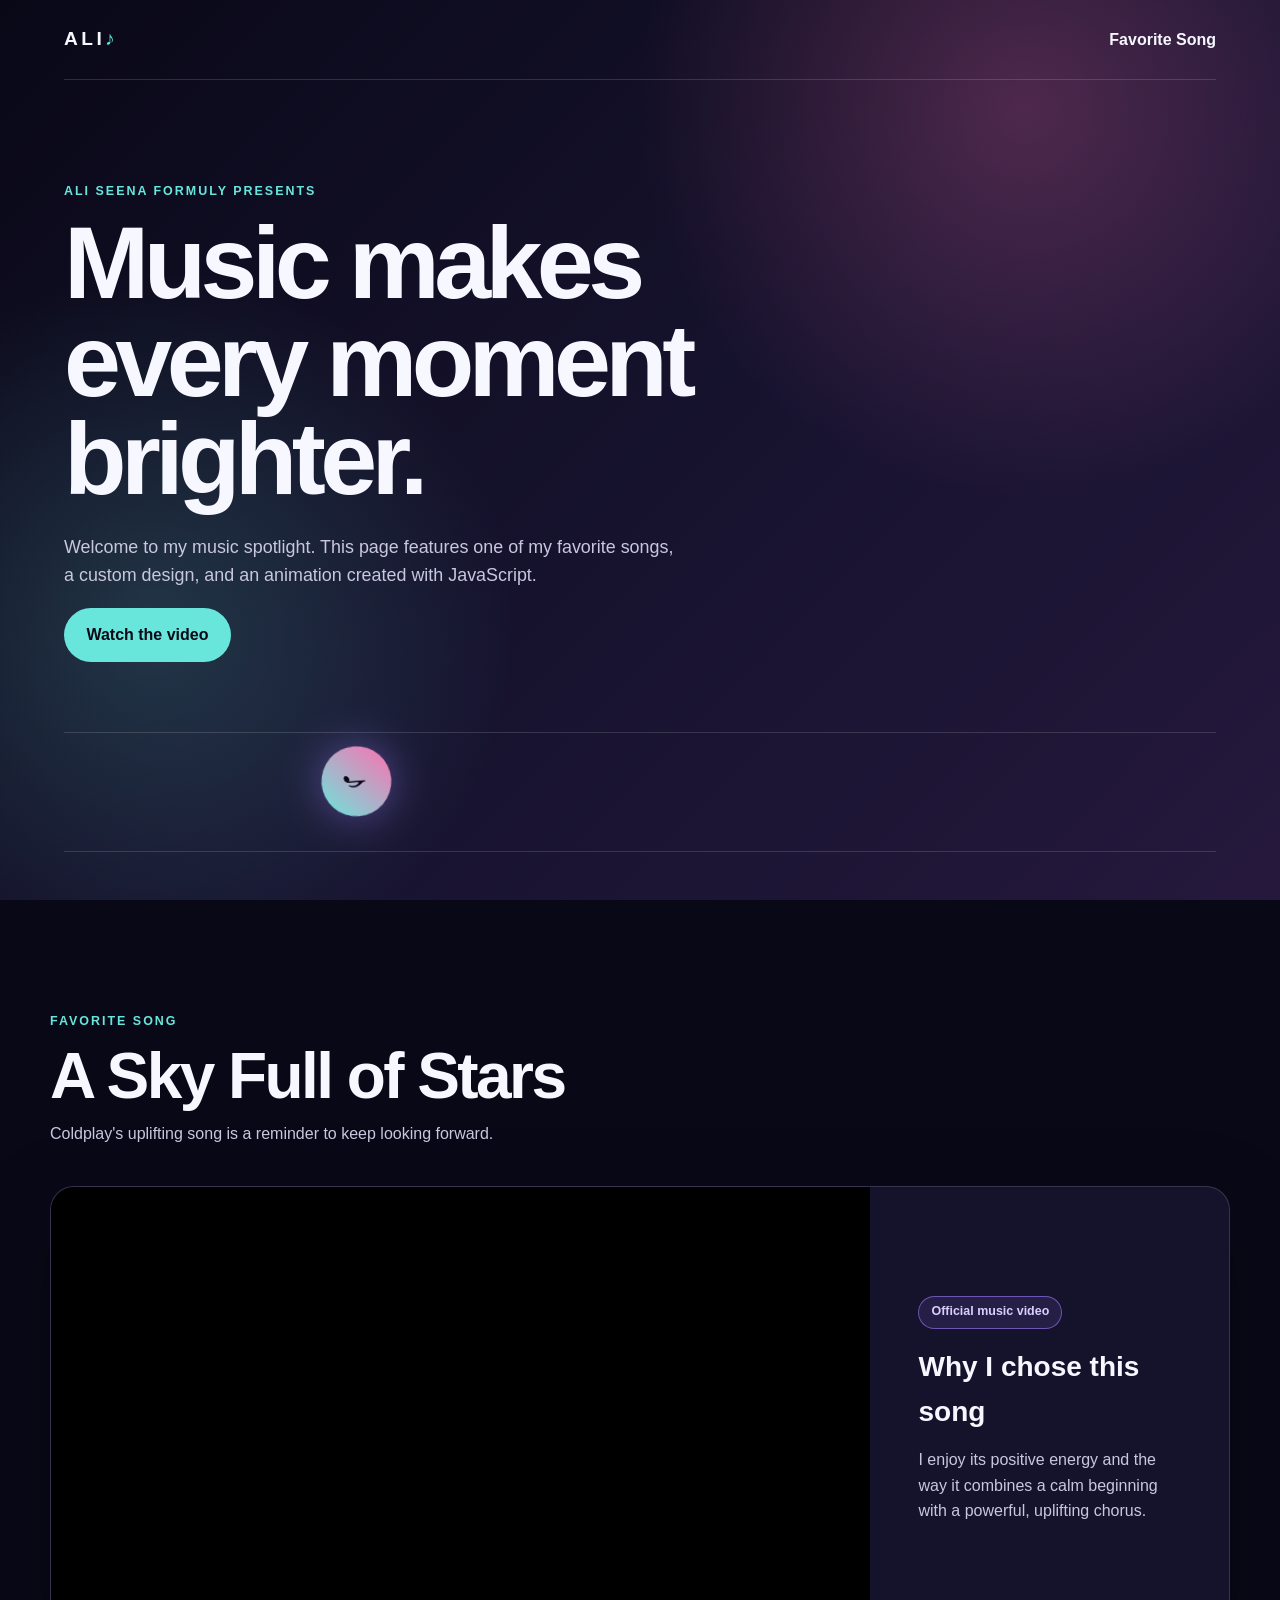
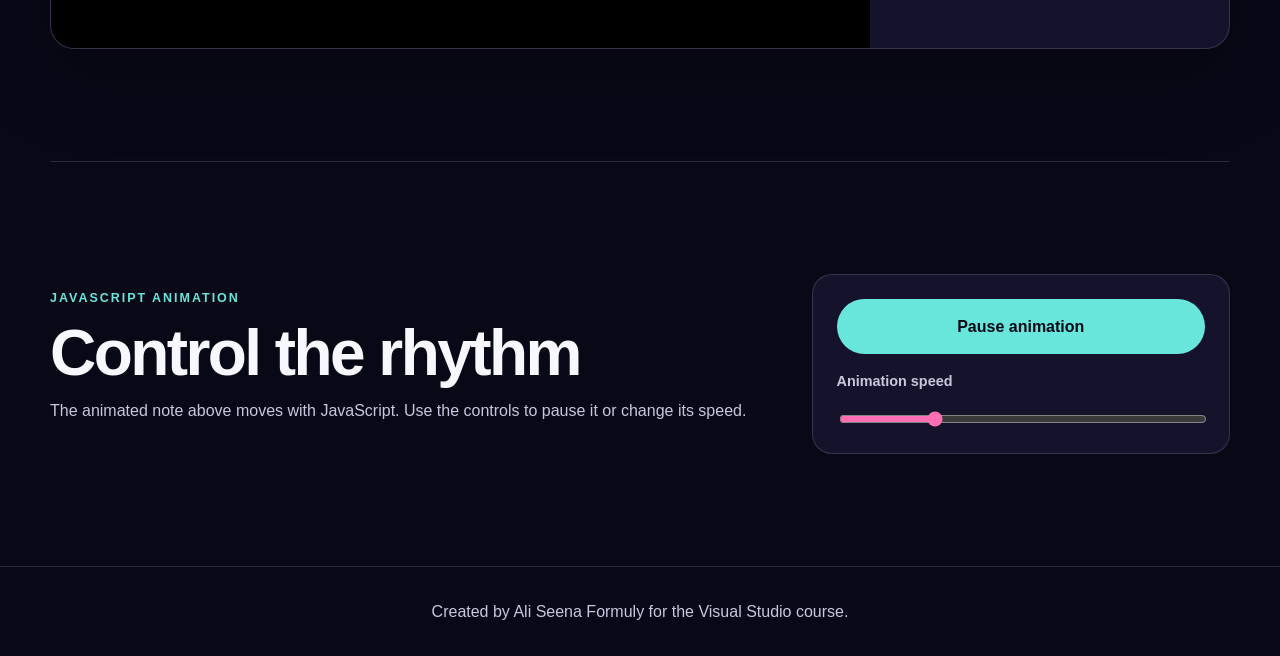
<file: index.html>
<!DOCTYPE html>
<html lang="en">
<head>
    <meta charset="UTF-8">
    <meta name="viewport" content="width=device-width, initial-scale=1.0">
    <meta name="description" content="Ali Seena Formuly's Visual Studio final assignment featuring a favorite music video, custom CSS, and JavaScript animation.">
    <title>Ali's Music Spotlight</title>
    <link rel="stylesheet" href="style.css">
</head>
<body>
    <header class="hero">
        <nav class="nav" aria-label="Main navigation">
            <a class="brand" href="#home">ALI<span>♪</span></a>
            <a href="#video">Favorite Song</a>
        </nav>

        <div class="hero-content" id="home">
            <p class="eyebrow">Ali Seena Formuly presents</p>
            <h1>Music makes every moment brighter.</h1>
            <p class="intro">
                Welcome to my music spotlight. This page features one of my favorite songs,
                a custom design, and an animation created with JavaScript.
            </p>
            <a class="button" href="#video">Watch the video</a>
        </div>

        <div class="animation-stage" aria-label="Animated music note">
            <div id="music-note" aria-hidden="true">♪</div>
        </div>
    </header>

    <main>
        <section class="video-section" id="video">
            <div class="section-heading">
                <p class="eyebrow">Favorite song</p>
                <h2>A Sky Full of Stars</h2>
                <p>Coldplay's uplifting song is a reminder to keep looking forward.</p>
            </div>

            <div class="video-card">
                <div class="video-frame">
                    <iframe
                        src="https://www.youtube.com/embed/VPRjCeoBqrI"
                        title="Coldplay - A Sky Full of Stars official music video"
                        allow="accelerometer; autoplay; clipboard-write; encrypted-media; gyroscope; picture-in-picture; web-share"
                        referrerpolicy="strict-origin-when-cross-origin"
                        allowfullscreen>
                    </iframe>
                </div>

                <div class="video-details">
                    <span class="pill">Official music video</span>
                    <h3>Why I chose this song</h3>
                    <p>
                        I enjoy its positive energy and the way it combines a calm beginning
                        with a powerful, uplifting chorus.
                    </p>
                </div>
            </div>
        </section>

        <section class="animation-section" aria-labelledby="animation-title">
            <div>
                <p class="eyebrow">JavaScript animation</p>
                <h2 id="animation-title">Control the rhythm</h2>
                <p>The animated note above moves with JavaScript. Use the controls to pause it or change its speed.</p>
            </div>

            <div class="controls">
                <button id="toggle-animation" type="ton">Pause animation</button>
                <label for="speed-control">Animation speed</label>
                <input id="speed-control" type="range" min="0.5" max="2.5" value="1" step="0.25">
            </div>
        </section>
    </main>

    <footer>
        <p>Created by Ali Seena Formuly for the Visual Studio course.</p>
    </footer>

    <script src="script.js"></script>
</body>
</html>
</file>
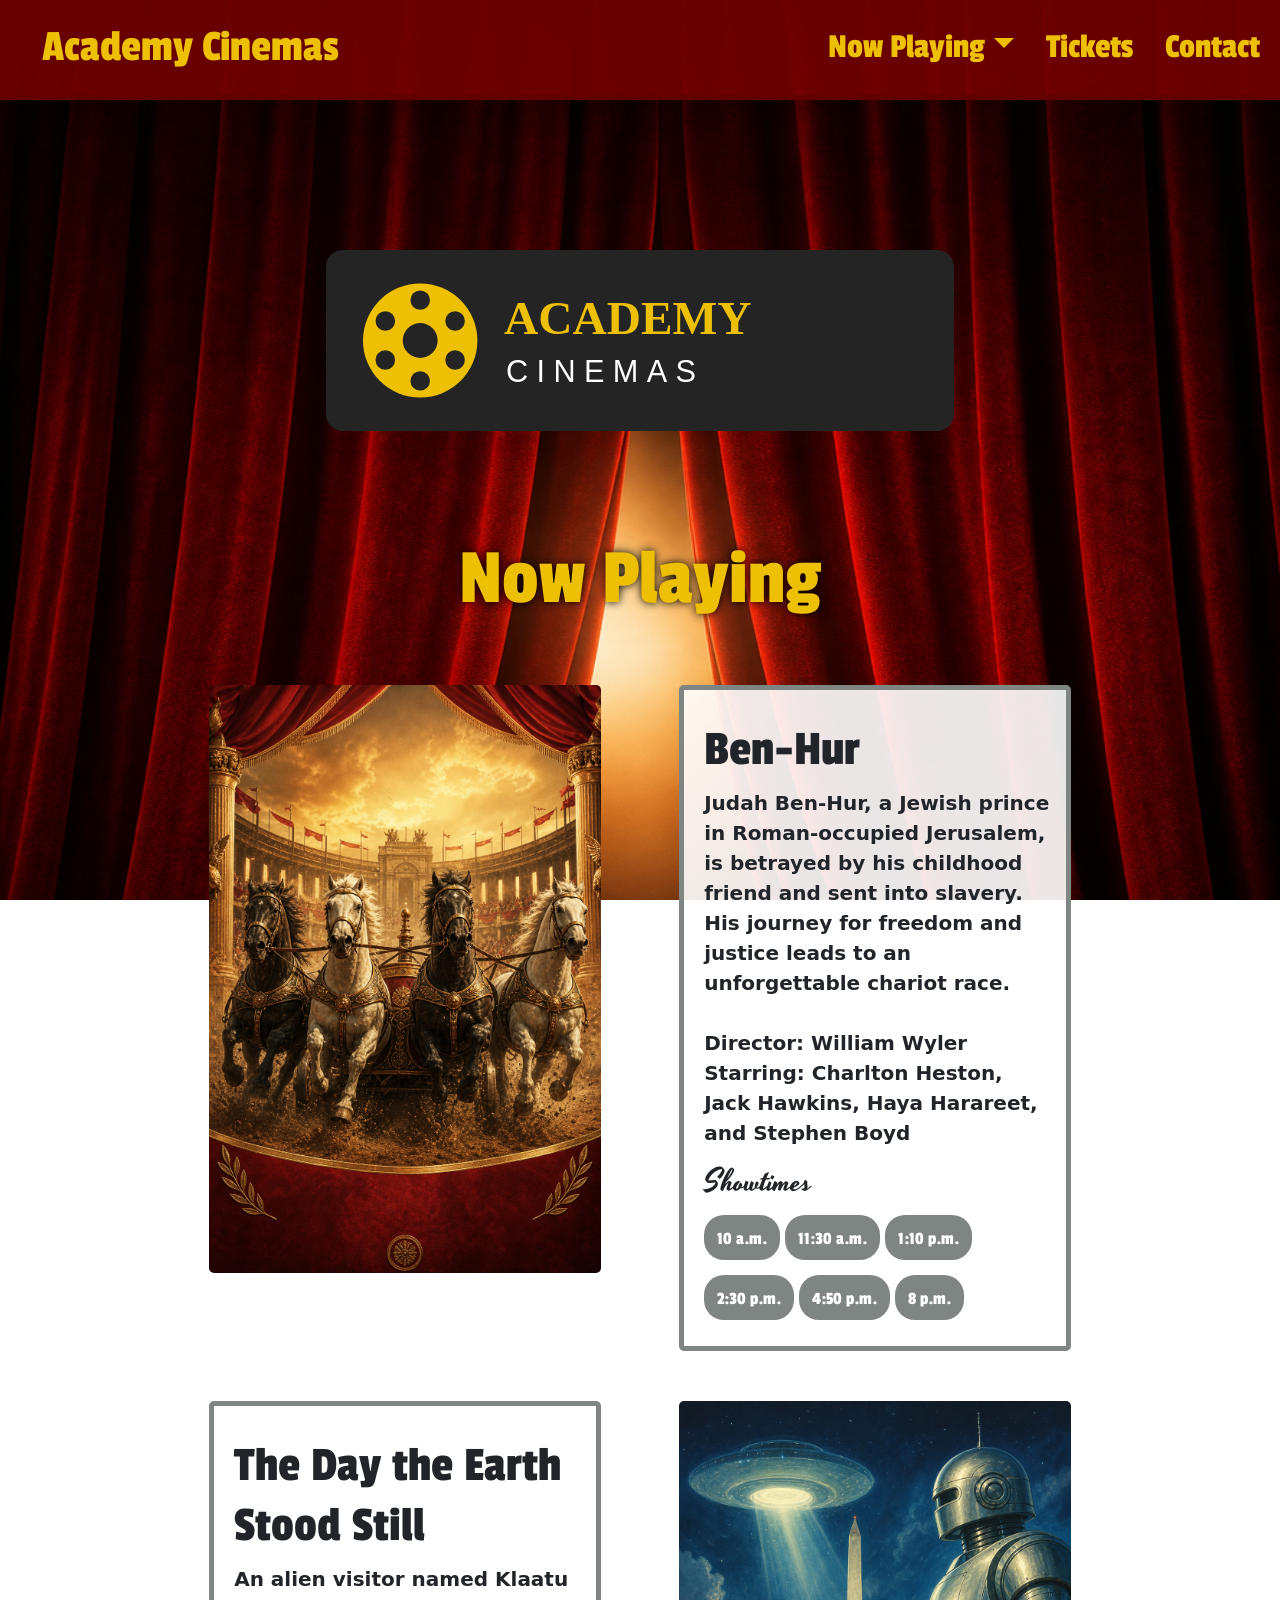
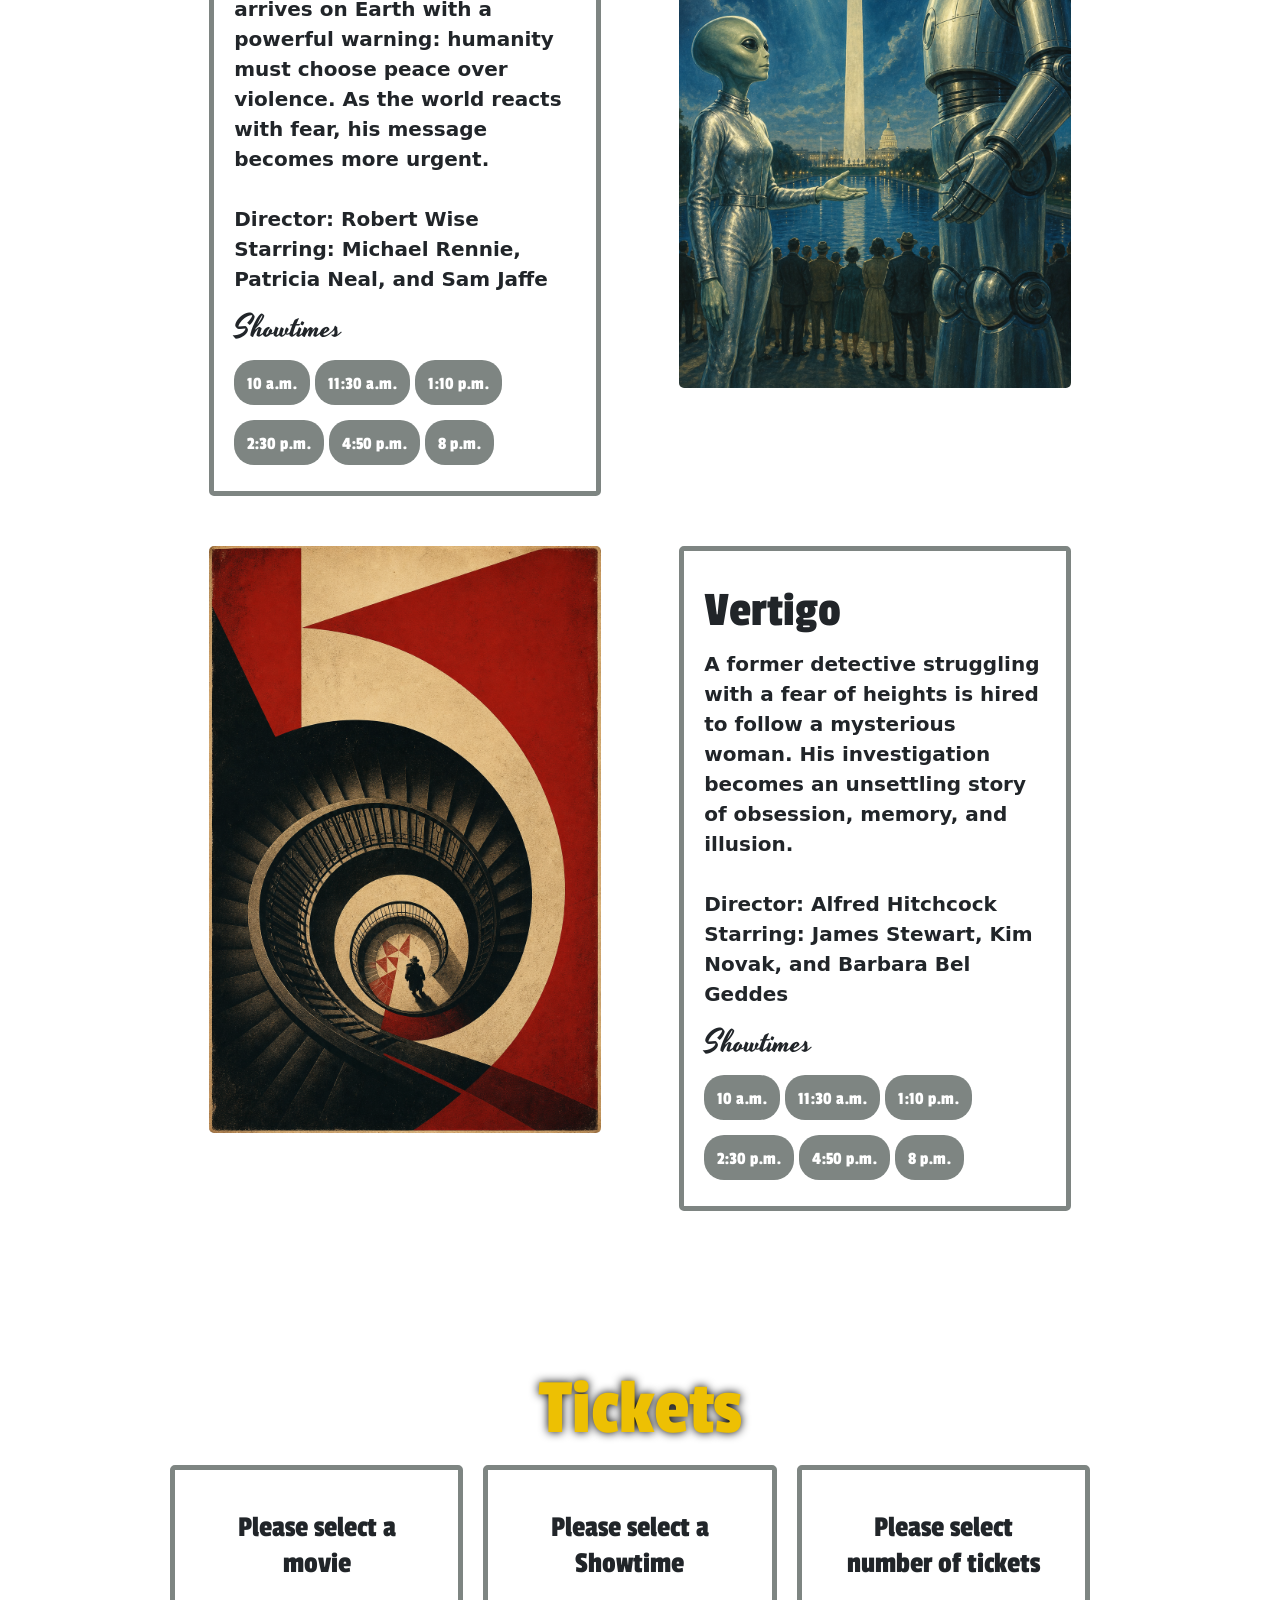
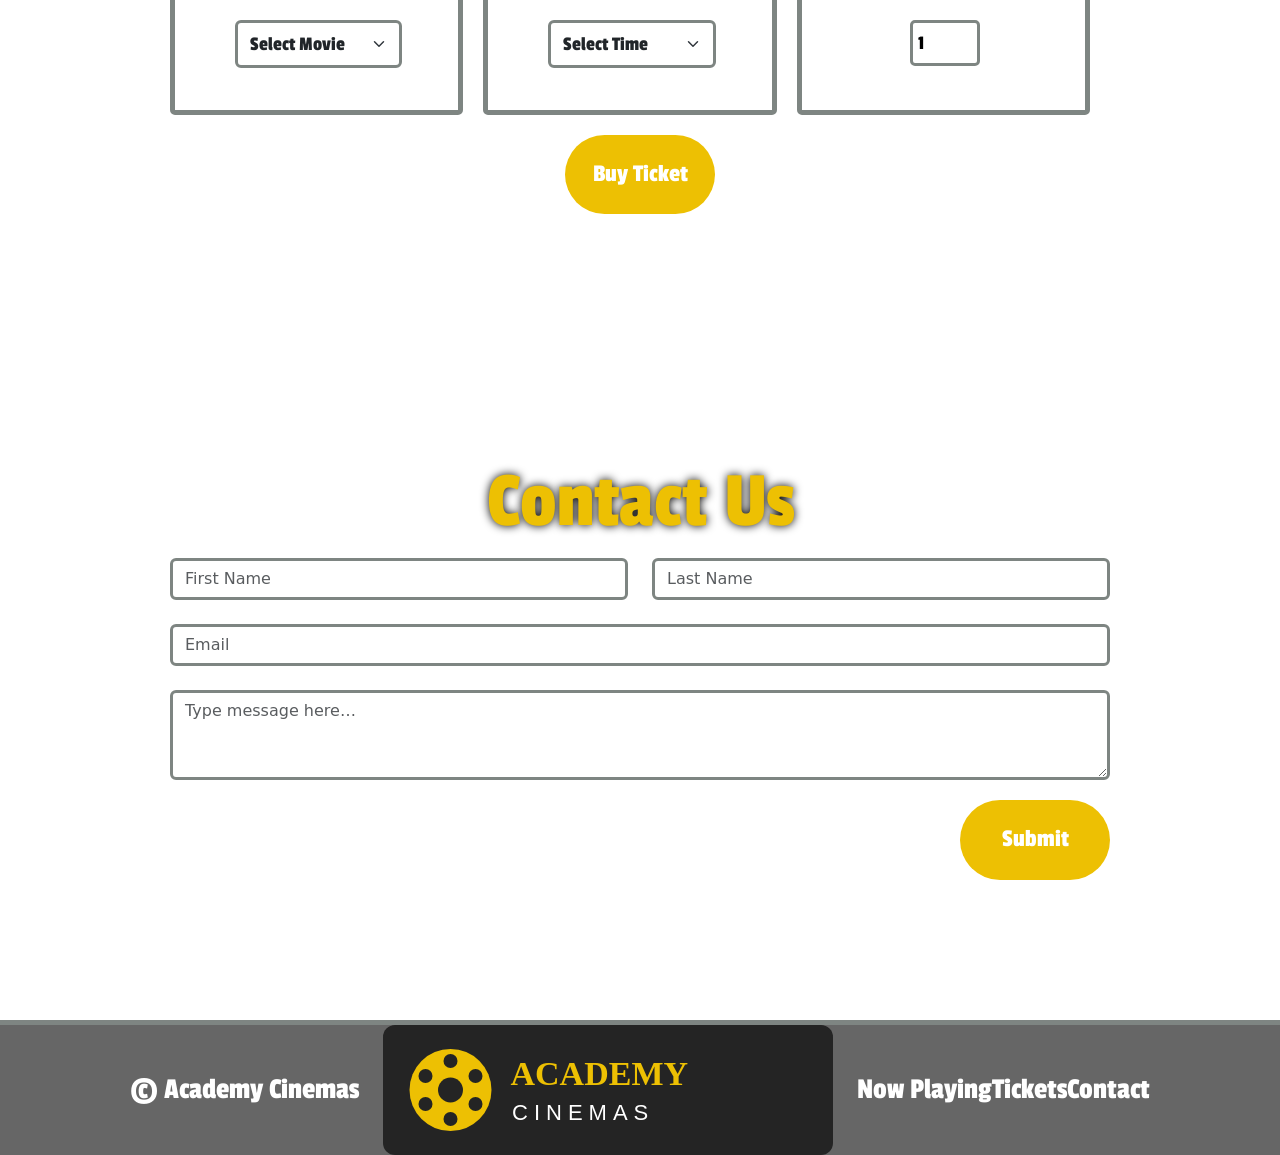
<file: Academy-Cinemas/index.html>
<!doctype html>
<html lang="en">
  <head>
    <meta charset="utf-8">
    <meta name="viewport" content="width=device-width, initial-scale=1">
    <title>Academy Cinemas</title>
    <!-- Bootstrap CSS -->
    <link href="https://cdn.jsdelivr.net/npm/bootstrap@5.3.3/dist/css/bootstrap.min.css" rel="stylesheet">
    <!-- Custom CSS -->
    <link rel="stylesheet" href="css/custom.css">
    <!-- Custom styles for multiple screen sizes -->
    <link rel="stylesheet" href="css/custom-css-media.css">
  </head>
  <body>
    <!-- Navigation -->
    <nav class="navbar navbar-expand-lg sticky-top">
      <div class="container-fluid">
        <a class="navbar-brand" href="#top">Academy Cinemas</a>
        <button class="navbar-toggler" type="button" data-bs-toggle="collapse" data-bs-target="#cinemaNavbar" aria-controls="cinemaNavbar" aria-expanded="false" aria-label="Toggle navigation">
          <span class="navbar-toggler-icon"></span>
        </button>
        <div class="collapse navbar-collapse" id="cinemaNavbar">
          <ul class="navbar-nav ms-auto">
            <li class="nav-item dropdown">
              <a class="nav-link dropdown-toggle" href="#now-playing" role="button" data-bs-toggle="dropdown" aria-expanded="false">Now Playing</a>
              <ul class="dropdown-menu">
                <li><a class="dropdown-item" href="#ben-hur">Ben-Hur</a></li>
                <li><a class="dropdown-item" href="#stood-still">The Day the Earth Stood Still</a></li>
                <li><a class="dropdown-item" href="#vertigo">Vertigo</a></li>
              </ul>
            </li>
            <li class="nav-item"><a class="nav-link" href="#tickets">Tickets</a></li>
            <li class="nav-item"><a class="nav-link" href="#contact">Contact</a></li>
          </ul>
        </div>
      </div>
    </nav>

    <!-- Academy Cinemas logo -->
    <header id="top" class="row justify-content-center">
      <img id="header-image" class="img-fluid col-lg-6" src="images/academy-cinemas-logo.svg" alt="Academy Cinemas logo">
    </header>

    <!-- Now Playing movie section -->
    <section id="now-playing">
      <div class="container">
        <h1>Now Playing</h1>

        <!-- Ben-Hur -->
        <div id="ben-hur" class="d-flex flex-wrap spacer">
          <div class="col-lg-5 mx-auto">
            <img class="img-fluid" src="images/ben-hur.png" alt="Ben-Hur movie poster">
          </div>
          <div class="card col-lg-5 mx-auto">
            <div class="card-body">
              <h3 class="card-title">Ben-Hur</h3>
              <p class="lead">Judah Ben-Hur, a Jewish prince in Roman-occupied Jerusalem, is betrayed by his childhood friend and sent into slavery. His journey for freedom and justice leads to an unforgettable chariot race.<br><br><strong>Director:</strong> William Wyler<br><strong>Starring:</strong> Charlton Heston, Jack Hawkins, Haya Harareet, and Stephen Boyd</p>

              <!-- Ben-Hur showtimes -->
              <h4 class="card-title">Showtimes</h4>
              <div class="row">
                <div class="col">
                  <a class="btn" href="#tickets">10 a.m.</a>
                  <a class="btn" href="#tickets">11:30 a.m.</a>
                  <a class="btn" href="#tickets">1:10 p.m.</a>
                </div>
              </div>
              <div class="row">
                <div class="col">
                  <a class="btn" href="#tickets">2:30 p.m.</a>
                  <a class="btn" href="#tickets">4:50 p.m.</a>
                  <a class="btn" href="#tickets">8 p.m.</a>
                </div>
              </div>
            </div>
          </div>
        </div>

        <!-- The Day the Earth Stood Still -->
        <div id="stood-still" class="d-flex flex-wrap-reverse spacer">
          <div class="card col-lg-5 mx-auto">
            <div class="card-body">
              <h3 class="card-title">The Day the Earth Stood Still</h3>
              <!-- The Day the Earth Stood Still movie description -->
              <p class="lead">An alien visitor named Klaatu arrives on Earth with a powerful warning: humanity must choose peace over violence. As the world reacts with fear, his message becomes more urgent.<br><br><strong>Director:</strong> Robert Wise<br><strong>Starring:</strong> Michael Rennie, Patricia Neal, and Sam Jaffe</p>

              <!-- The Day the Earth Stood Still showtimes -->
              <h4 class="card-title">Showtimes</h4>
              <div class="row">
                <div class="col">
                  <a class="btn" href="#tickets">10 a.m.</a>
                  <a class="btn" href="#tickets">11:30 a.m.</a>
                  <a class="btn" href="#tickets">1:10 p.m.</a>
                </div>
              </div>
              <div class="row">
                <div class="col">
                  <a class="btn" href="#tickets">2:30 p.m.</a>
                  <a class="btn" href="#tickets">4:50 p.m.</a>
                  <a class="btn" href="#tickets">8 p.m.</a>
                </div>
              </div>
            </div>
          </div>
          <div class="col-lg-5 mx-auto">
            <img class="img-fluid" src="images/earth-stood-still.png" alt="The Day the Earth Stood Still movie poster">
          </div>
        </div>

        <!-- Vertigo -->
        <div id="vertigo" class="d-flex flex-wrap spacer">
          <div class="col-lg-5 mx-auto">
            <img class="img-fluid" src="images/vertigo.png" alt="Vertigo movie poster">
          </div>
          <div class="card col-lg-5 mx-auto">
            <div class="card-body">
              <h3 class="card-title">Vertigo</h3>
              <!-- Vertigo movie description -->
              <p class="lead">A former detective struggling with a fear of heights is hired to follow a mysterious woman. His investigation becomes an unsettling story of obsession, memory, and illusion.<br><br><strong>Director:</strong> Alfred Hitchcock<br><strong>Starring:</strong> James Stewart, Kim Novak, and Barbara Bel Geddes</p>

              <!-- Vertigo showtimes -->
              <h4 class="card-title">Showtimes</h4>
              <div class="row">
                <div class="col">
                  <a class="btn" href="#tickets">10 a.m.</a>
                  <a class="btn" href="#tickets">11:30 a.m.</a>
                  <a class="btn" href="#tickets">1:10 p.m.</a>
                </div>
              </div>
              <div class="row">
                <div class="col">
                  <a class="btn" href="#tickets">2:30 p.m.</a>
                  <a class="btn" href="#tickets">4:50 p.m.</a>
                  <a class="btn" href="#tickets">8 p.m.</a>
                </div>
              </div>
            </div>
          </div>
        </div>
      </div>
    </section>

    <!-- Tickets -->
    <section>
      <div id="tickets" class="container spacer">
        <h1>Tickets</h1>
        <div class="d-flex flex-row flex-wrap">
          <!-- Movie Selection -->
          <div class="col">
            <div class="card text-center">
              <h5 class="card-title">Please select a movie</h5>
              <div class="card-body">
                <select class="form-select" aria-label="Movie Title Selection">
                  <option selected>Select Movie</option>
                  <option value="1">Ben-Hur</option>
                  <option value="2">The Day the Earth Stood Still</option>
                  <option value="3">Vertigo</option>
                </select>
              </div>
            </div>
          </div>

          <!-- Time Selection -->
          <div class="col">
            <div class="card text-center">
              <h5 class="card-title">Please select a Showtime</h5>
              <div class="card-body">
                <select class="form-select" aria-label="Showtime Selection">
                  <option selected>Select Time</option>
                  <option value="1">10 a.m.</option>
                  <option value="2">11:30 a.m.</option>
                  <option value="3">1:10 p.m.</option>
                  <option value="4">2:30 p.m.</option>
                  <option value="5">4:50 p.m.</option>
                  <option value="6">8 p.m.</option>
                </select>
              </div>
            </div>
          </div>

          <!-- Number of Tickets -->
          <div class="col">
            <div class="card text-center">
              <h5 class="card-title">Please select number of tickets</h5>
              <div class="card-body">
                <input type="number" id="quantity" value="1" step="1">
              </div>
            </div>
          </div>
        </div>

        <!-- Buy Ticket Button -->
        <div class="row">
          <div class="col text-center">
            <button type="submit" class="btn yellow-button">Buy Ticket</button>
          </div>
        </div>
      </div>
    </section>

    <!-- Contact Form -->
    <section>
      <div id="contact" class="container">
        <h1>Contact Us</h1>
        <form>
          <div class="row gy-4">
            <div class="col">
              <input type="text" class="form-control" placeholder="First Name">
            </div>
            <div class="col">
              <input type="text" class="form-control" placeholder="Last Name">
            </div>
            <div>
              <input type="email" class="form-control" placeholder="Email">
            </div>
            <div>
              <textarea class="form-control" rows="3" placeholder="Type message here…"></textarea>
              <button type="submit" id="contact-submit" class="btn yellow-button">Submit</button>
            </div>
          </div>
        </form>
      </div>
    </section>

    <!-- Footer -->
    <section>
      <footer class="d-flex flex-wrap justify-content-center align-items-center">
        <div class="container-fluid d-flex flex-wrap justify-content-center align-items-center gap-4">
          <p class="footer-text mb-0">&copy; Academy Cinemas</p>
          <img class="col-md-4 footer-image" src="images/academy-cinemas-logo.svg" alt="Academy Cinemas logo">
          <ul class="nav">
            <li class="nav-item"><a class="footer-text" href="#now-playing">Now Playing</a></li>
            <li class="nav-item"><a class="footer-text" href="#tickets">Tickets</a></li>
            <li class="nav-item"><a class="footer-text" href="#contact">Contact</a></li>
          </ul>
        </div>
      </footer>
    </section>

    <!-- Bootstrap JavaScript -->
    <script src="https://cdn.jsdelivr.net/npm/bootstrap@5.3.3/dist/js/bootstrap.bundle.min.js"></script>
  </body>
</html>
</file>
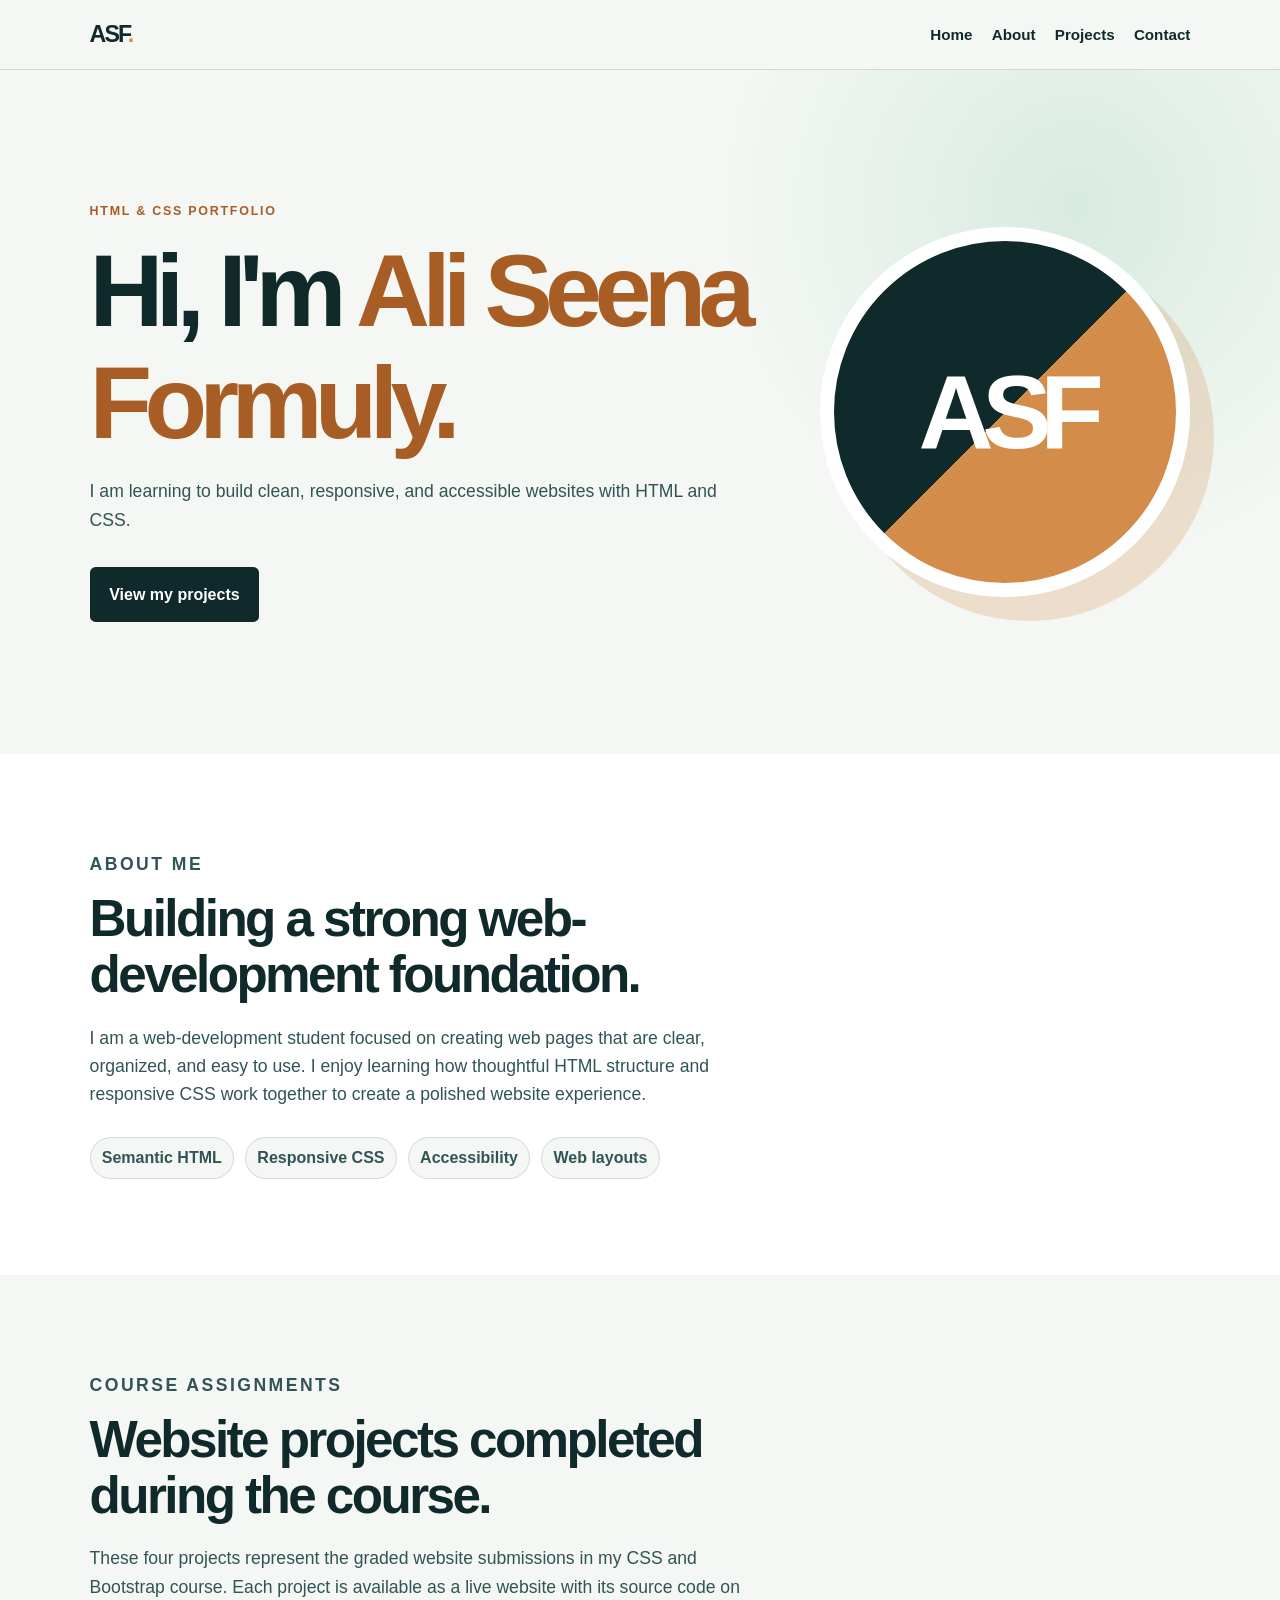
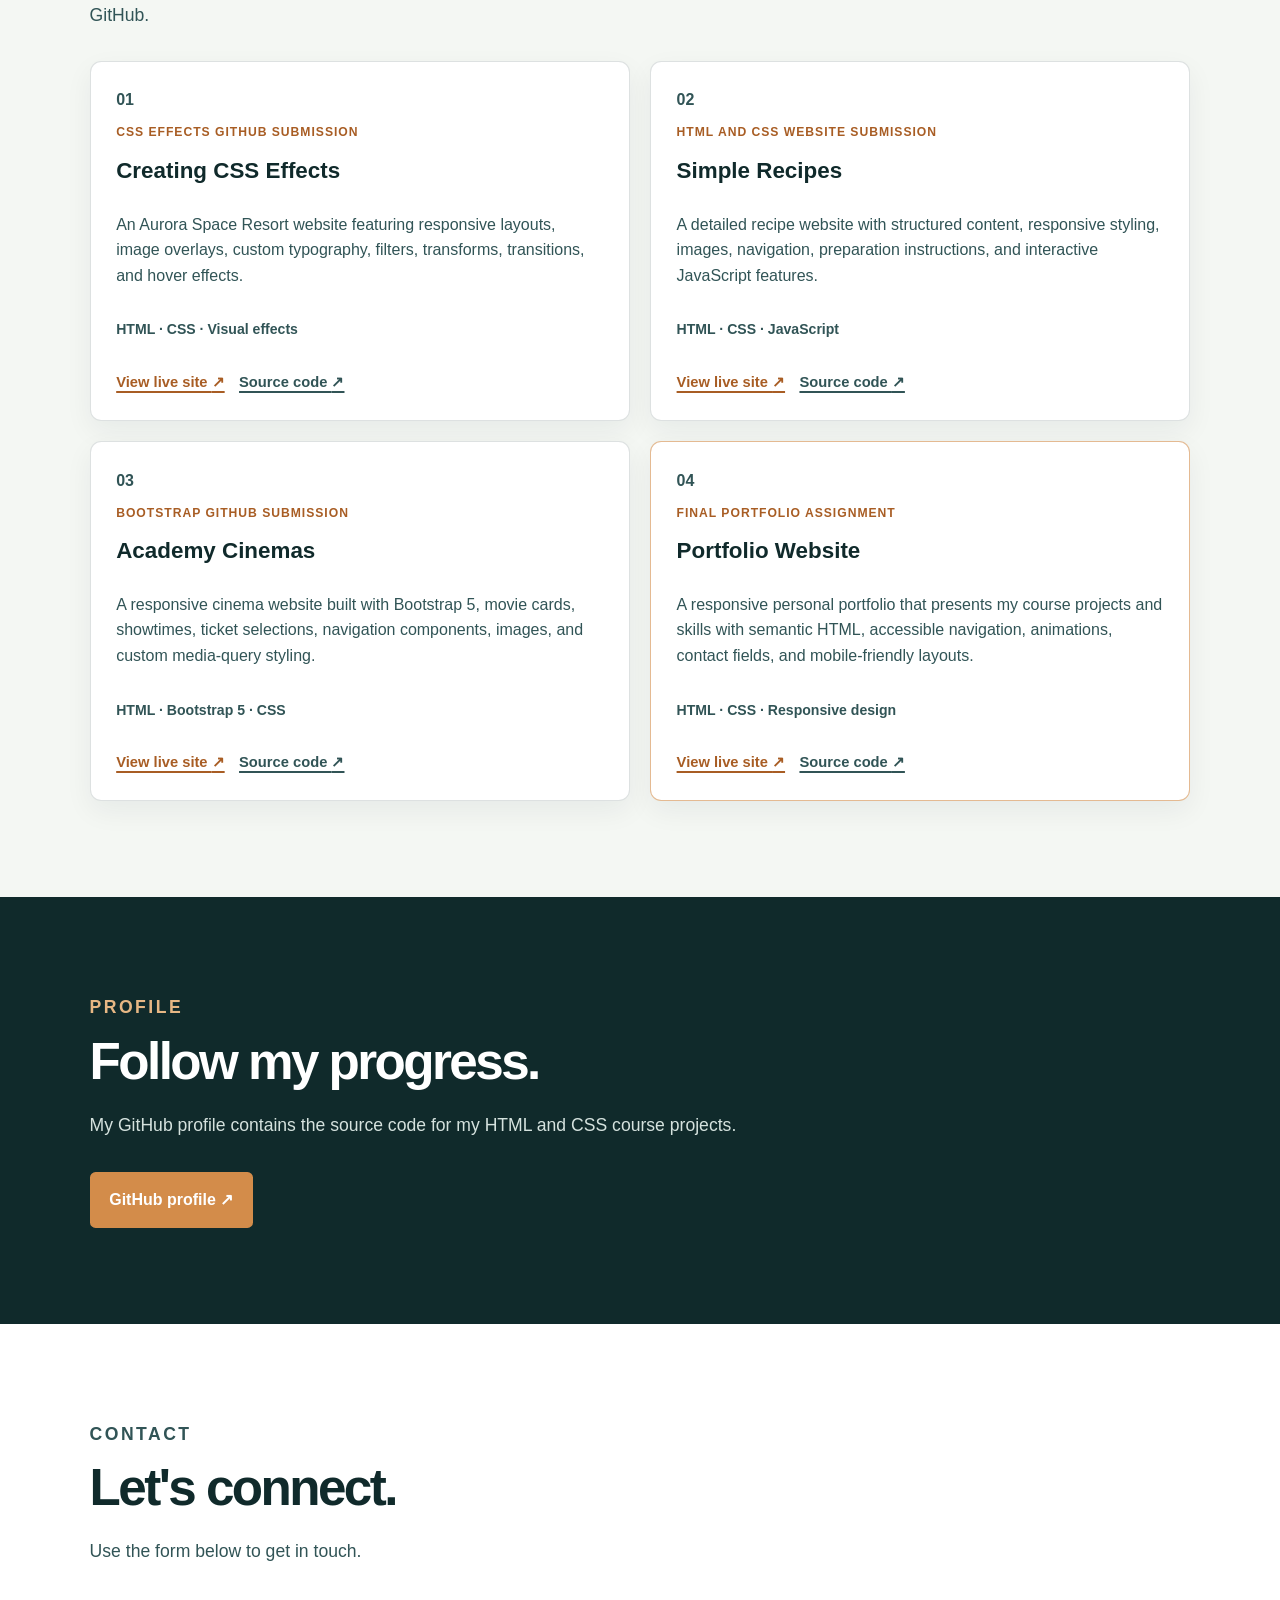
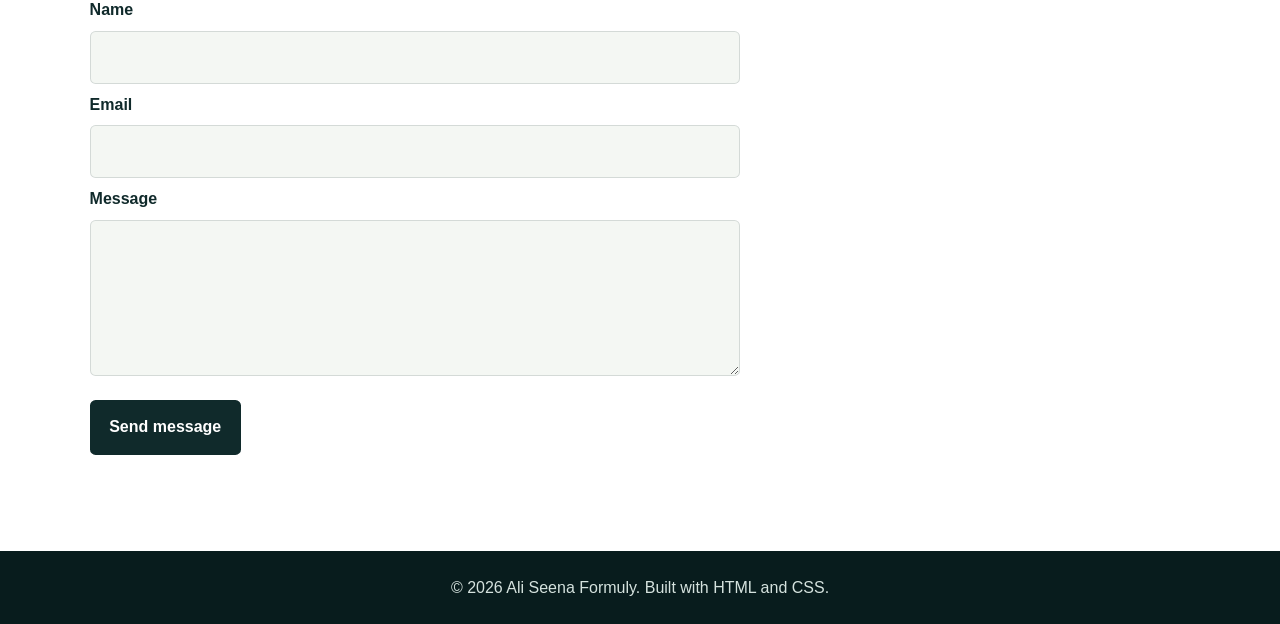
<file: Portfolio-Website/index.html>
<!DOCTYPE html>
<html lang="en">
<head>
    <meta charset="UTF-8">
    <meta name="viewport" content="width=device-width, initial-scale=1.0">
    <meta name="description" content="Ali Seena Formuly's HTML and CSS portfolio website.">
    <title>Ali Seena Formuly | Portfolio</title>
    <link rel="stylesheet" href="style.css?v=2">
</head>
<body>
    <header class="site-header">
        <a class="brand" href="#home" aria-label="Go to home">ASF<span>.</span></a>
        <nav aria-label="Main navigation">
            <ul>
                <li><a href="#home">Home</a></li>
                <li><a href="#about">About</a></li>
                <li><a href="#projects">Projects</a></li>
                <li><a href="#contact">Contact</a></li>
            </ul>
        </nav>
    </header>

    <main>
        <section id="home" class="hero">
            <div class="hero-content">
                <p class="eyebrow">HTML &amp; CSS portfolio</p>
                <h1>Hi, I'm <span>Ali Seena Formuly.</span></h1>
                <p class="intro">I am learning to build clean, responsive, and accessible websites with HTML and CSS.</p>
                <a class="button" href="#projects">View my projects</a>
            </div>
            <div class="monogram" aria-hidden="true">
                <span>ASF</span>
            </div>
        </section>

        <section id="about" class="section section-light">
            <p class="eyebrow">About me</p>
            <h2>Building a strong web-development foundation.</h2>
            <p>I am a web-development student focused on creating web pages that are clear, organized, and easy to use. I enjoy learning how thoughtful HTML structure and responsive CSS work together to create a polished website experience.</p>
            <div class="skill-list" aria-label="Skills being practised">
                <span>Semantic HTML</span>
                <span>Responsive CSS</span>
                <span>Accessibility</span>
                <span>Web layouts</span>
            </div>
        </section>

        <section id="projects" class="section">
            <p class="eyebrow">Course assignments</p>
            <h2>Website projects completed during the course.</h2>
            <p>These four projects represent the graded website submissions in my CSS and Bootstrap course. Each project is available as a live website with its source code on GitHub.</p>
            <div class="project-grid">
                <article class="project-card">
                    <p class="card-number">01</p>
                    <p class="assignment-label">CSS Effects GitHub Submission</p>
                    <h3>Creating CSS Effects</h3>
                    <p>An Aurora Space Resort website featuring responsive layouts, image overlays, custom typography, filters, transforms, transitions, and hover effects.</p>
                    <p class="tools">HTML &middot; CSS &middot; Visual effects</p>
                    <div class="project-links">
                        <a class="project-link" href="https://aliseenaformuly11-cyber.github.io/HTML-and-CSS-Projects/Creating-CSS-Effects/" target="_blank" rel="noreferrer">View live site <span aria-hidden="true">&nearr;</span></a>
                        <a class="project-link project-link-muted" href="https://github.com/aliseenaformuly11-cyber/HTML-and-CSS-Projects/tree/main/Creating-CSS-Effects" target="_blank" rel="noreferrer">Source code <span aria-hidden="true">&nearr;</span></a>
                    </div>
                </article>

                <article class="project-card">
                    <p class="card-number">02</p>
                    <p class="assignment-label">HTML and CSS Website Submission</p>
                    <h3>Simple Recipes</h3>
                    <p>A detailed recipe website with structured content, responsive styling, images, navigation, preparation instructions, and interactive JavaScript features.</p>
                    <p class="tools">HTML &middot; CSS &middot; JavaScript</p>
                    <div class="project-links">
                        <a class="project-link" href="https://aliseenaformuly11-cyber.github.io/HTML-and-CSS-Projects/Simple-Recipes/" target="_blank" rel="noreferrer">View live site <span aria-hidden="true">&nearr;</span></a>
                        <a class="project-link project-link-muted" href="https://github.com/aliseenaformuly11-cyber/HTML-and-CSS-Projects/tree/main/Simple-Recipes" target="_blank" rel="noreferrer">Source code <span aria-hidden="true">&nearr;</span></a>
                    </div>
                </article>

                <article class="project-card">
                    <p class="card-number">03</p>
                    <p class="assignment-label">Bootstrap GitHub Submission</p>
                    <h3>Academy Cinemas</h3>
                    <p>A responsive cinema website built with Bootstrap 5, movie cards, showtimes, ticket selections, navigation components, images, and custom media-query styling.</p>
                    <p class="tools">HTML &middot; Bootstrap 5 &middot; CSS</p>
                    <div class="project-links">
                        <a class="project-link" href="https://aliseenaformuly11-cyber.github.io/HTML-and-CSS-Projects/Academy-Cinemas/" target="_blank" rel="noreferrer">View live site <span aria-hidden="true">&nearr;</span></a>
                        <a class="project-link project-link-muted" href="https://github.com/aliseenaformuly11-cyber/HTML-and-CSS-Projects/tree/main/Academy-Cinemas" target="_blank" rel="noreferrer">Source code <span aria-hidden="true">&nearr;</span></a>
                    </div>
                </article>

                <article class="project-card project-card-featured">
                    <p class="card-number">04</p>
                    <p class="assignment-label">Final Portfolio Assignment</p>
                    <h3>Portfolio Website</h3>
                    <p>A responsive personal portfolio that presents my course projects and skills with semantic HTML, accessible navigation, animations, contact fields, and mobile-friendly layouts.</p>
                    <p class="tools">HTML &middot; CSS &middot; Responsive design</p>
                    <div class="project-links">
                        <a class="project-link" href="https://aliseenaformuly11-cyber.github.io/HTML-and-CSS-Projects/Portfolio-Website/" target="_blank" rel="noreferrer">View live site <span aria-hidden="true">&nearr;</span></a>
                        <a class="project-link project-link-muted" href="https://github.com/aliseenaformuly11-cyber/HTML-and-CSS-Projects/tree/main/Portfolio-Website" target="_blank" rel="noreferrer">Source code <span aria-hidden="true">&nearr;</span></a>
                    </div>
                </article>
            </div>
        </section>

        <section class="section profile-section">
            <p class="eyebrow">Profile</p>
            <h2>Follow my progress.</h2>
            <p>My GitHub profile contains the source code for my HTML and CSS course projects.</p>
            <div class="profile-links">
                <a class="button button-secondary" href="https://github.com/aliseenaformuly11-cyber" target="_blank" rel="noreferrer">GitHub profile <span aria-hidden="true">&nearr;</span></a>
            </div>
        </section>

        <section id="contact" class="section section-light">
            <p class="eyebrow">Contact</p>
            <h2>Let's connect.</h2>
            <p>Use the form below to get in touch.</p>
            <form class="contact-form" action="#" method="post">
                <label for="name">Name</label>
                <input id="name" name="name" type="text" autocomplete="name" required>

                <label for="email">Email</label>
                <input id="email" name="email" type="email" autocomplete="email" required>

                <label for="message">Message</label>
                <textarea id="message" name="message" rows="5" required></textarea>

                <button class="button" type="submit">Send message</button>
            </form>
        </section>
    </main>

    <footer>
        <p>&copy; 2026 Ali Seena Formuly. Built with HTML and CSS.</p>
    </footer>
</body>
</html>
</file>
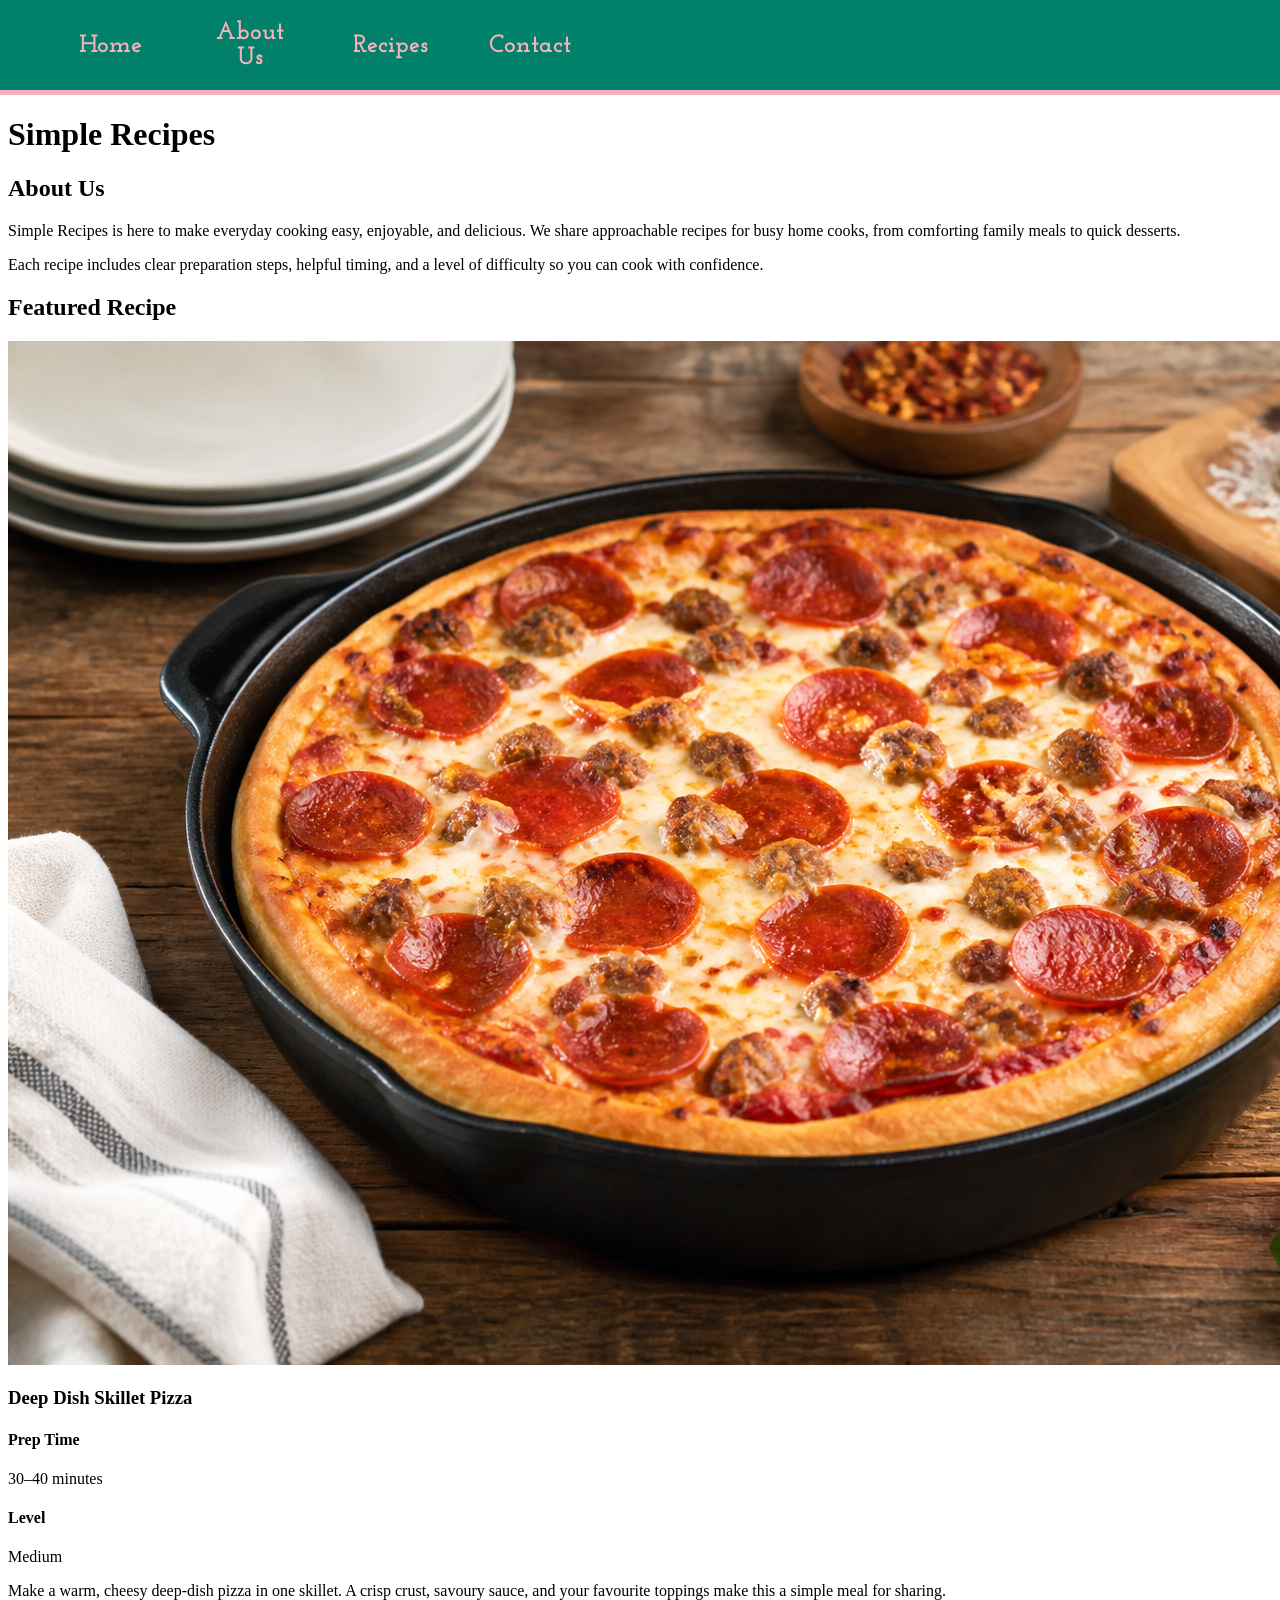
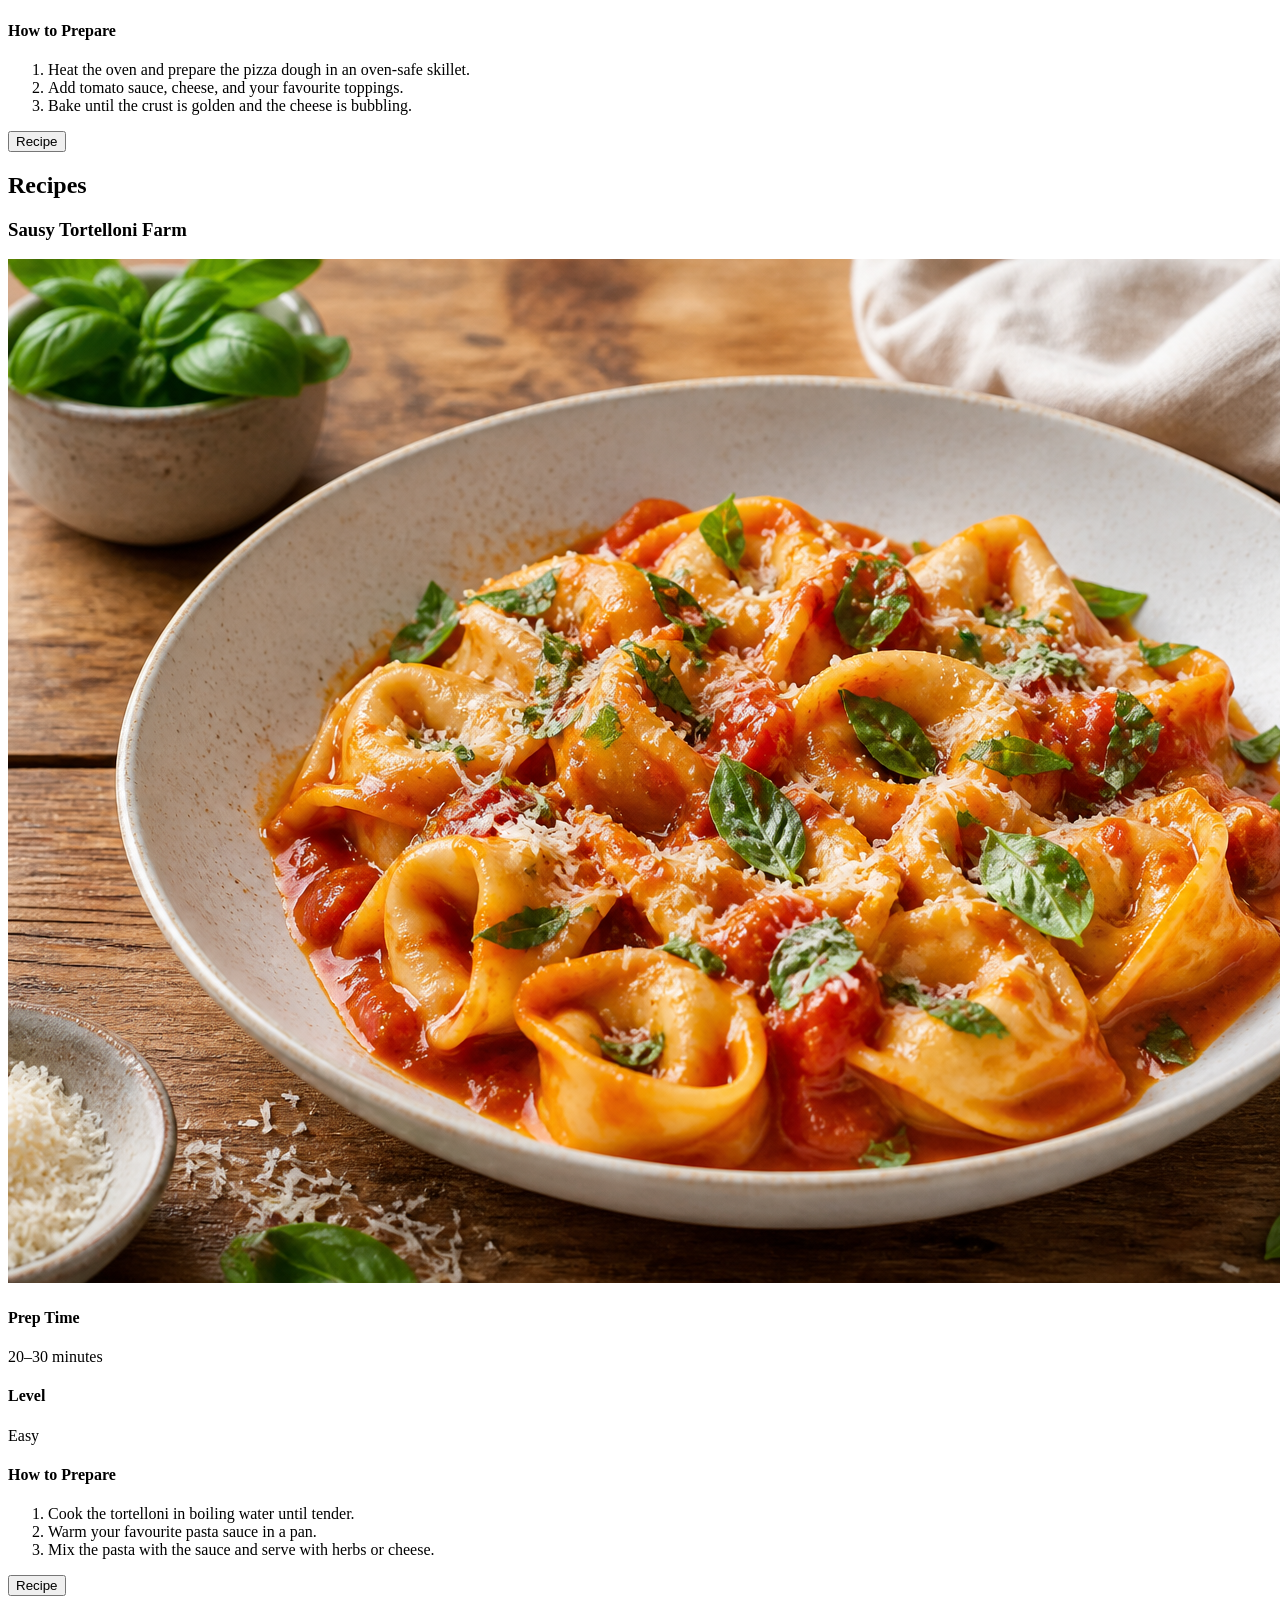
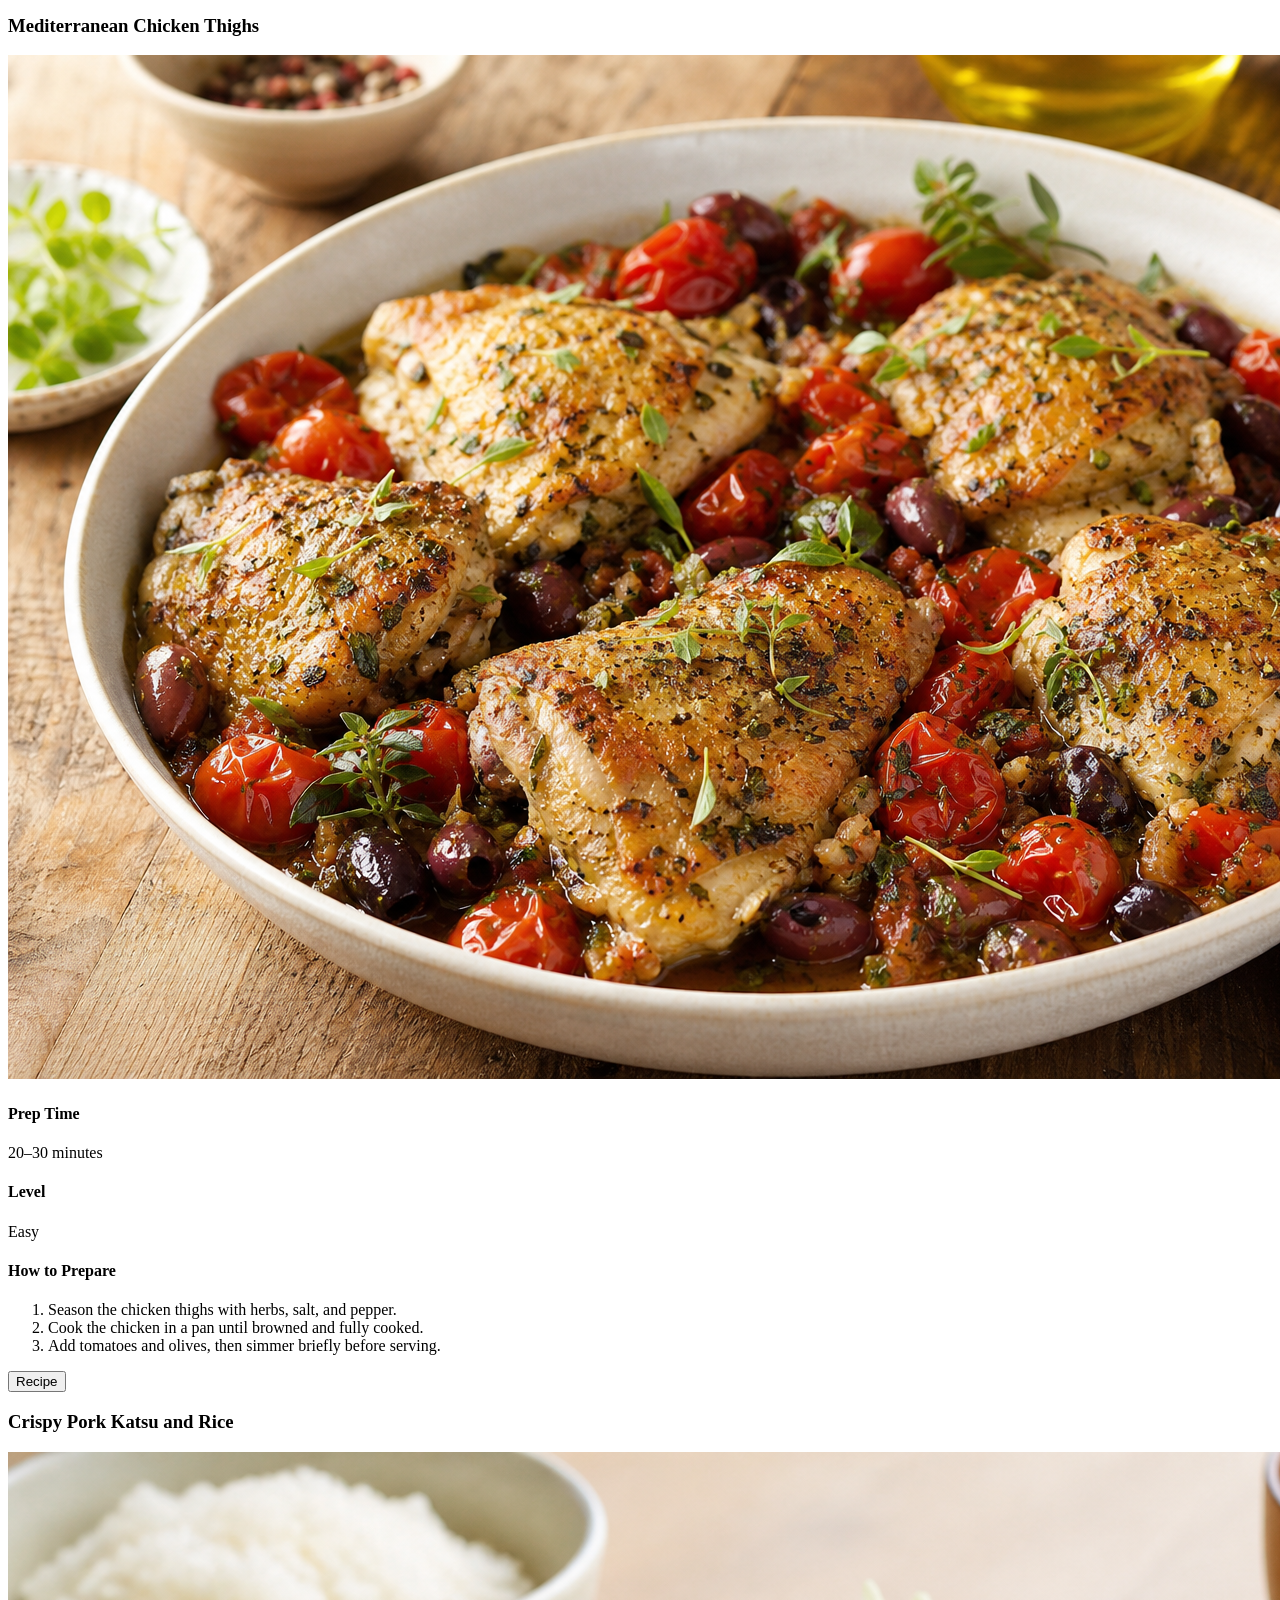
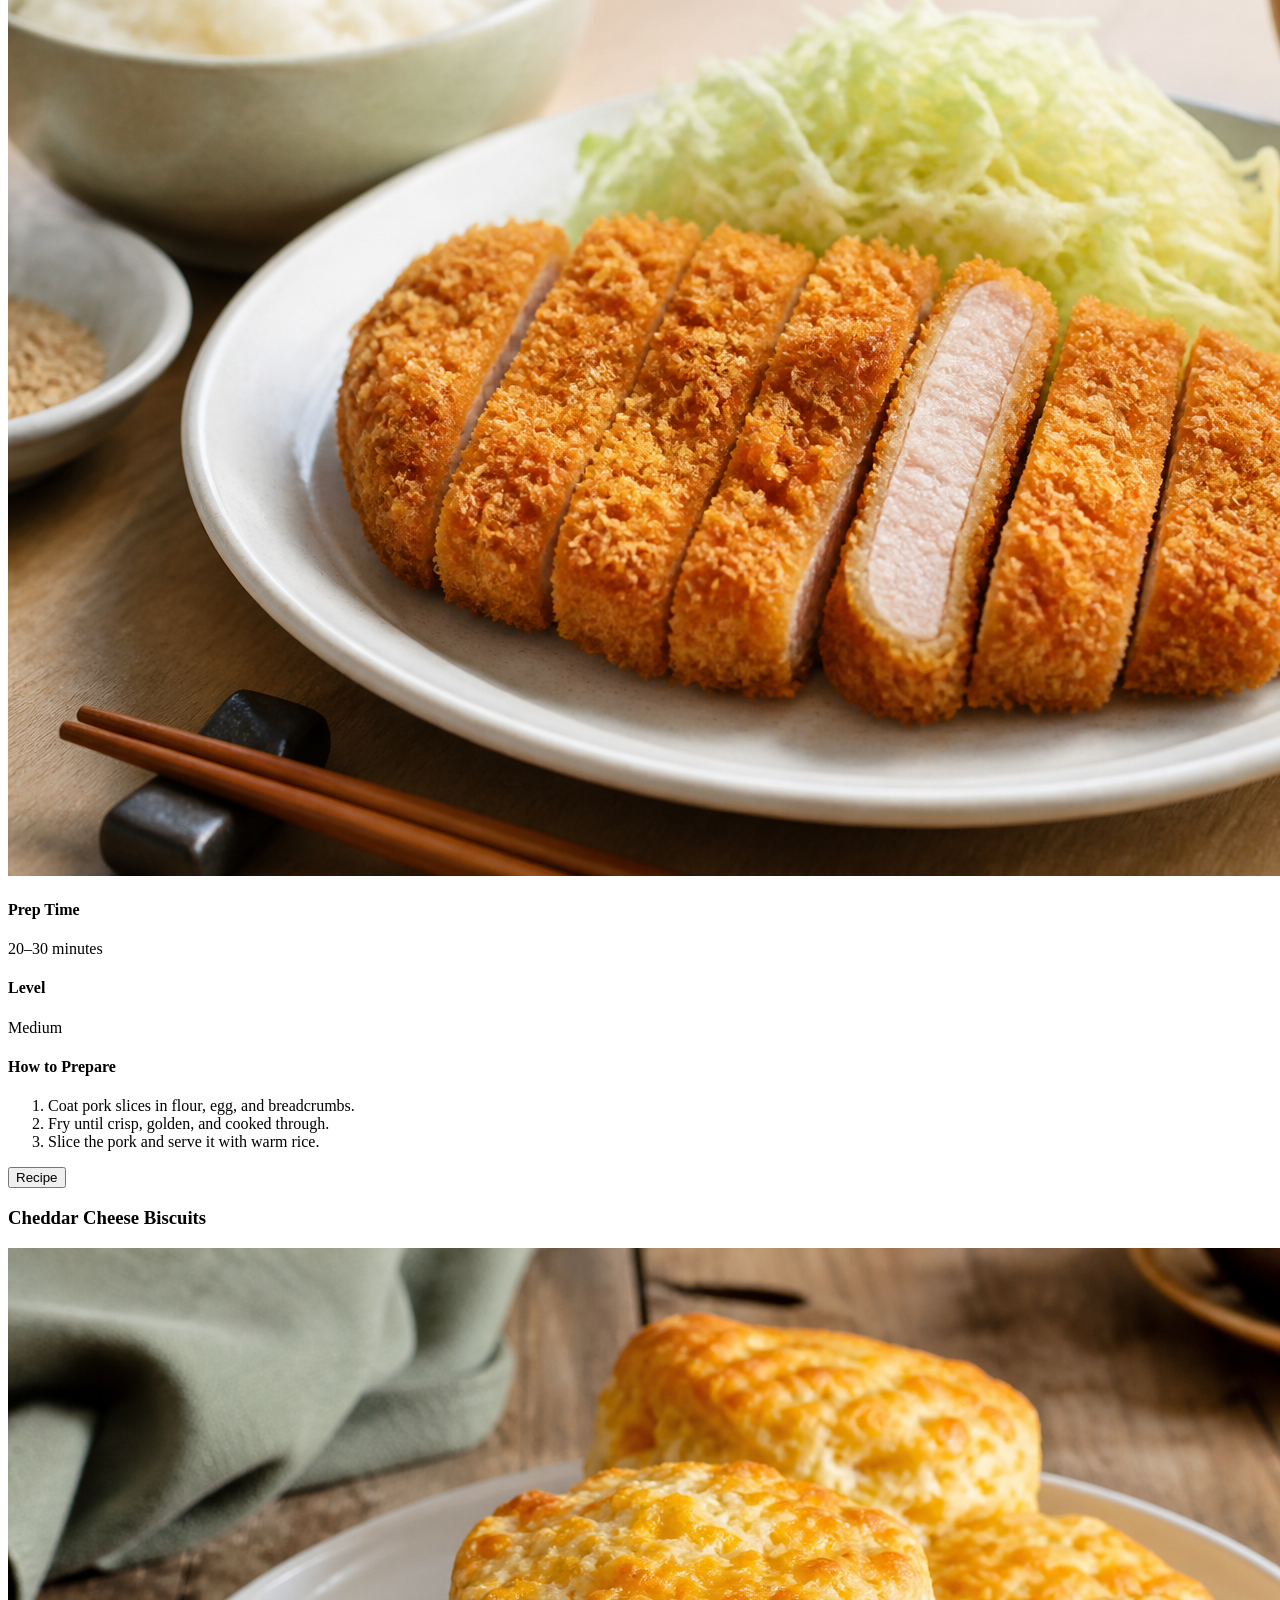
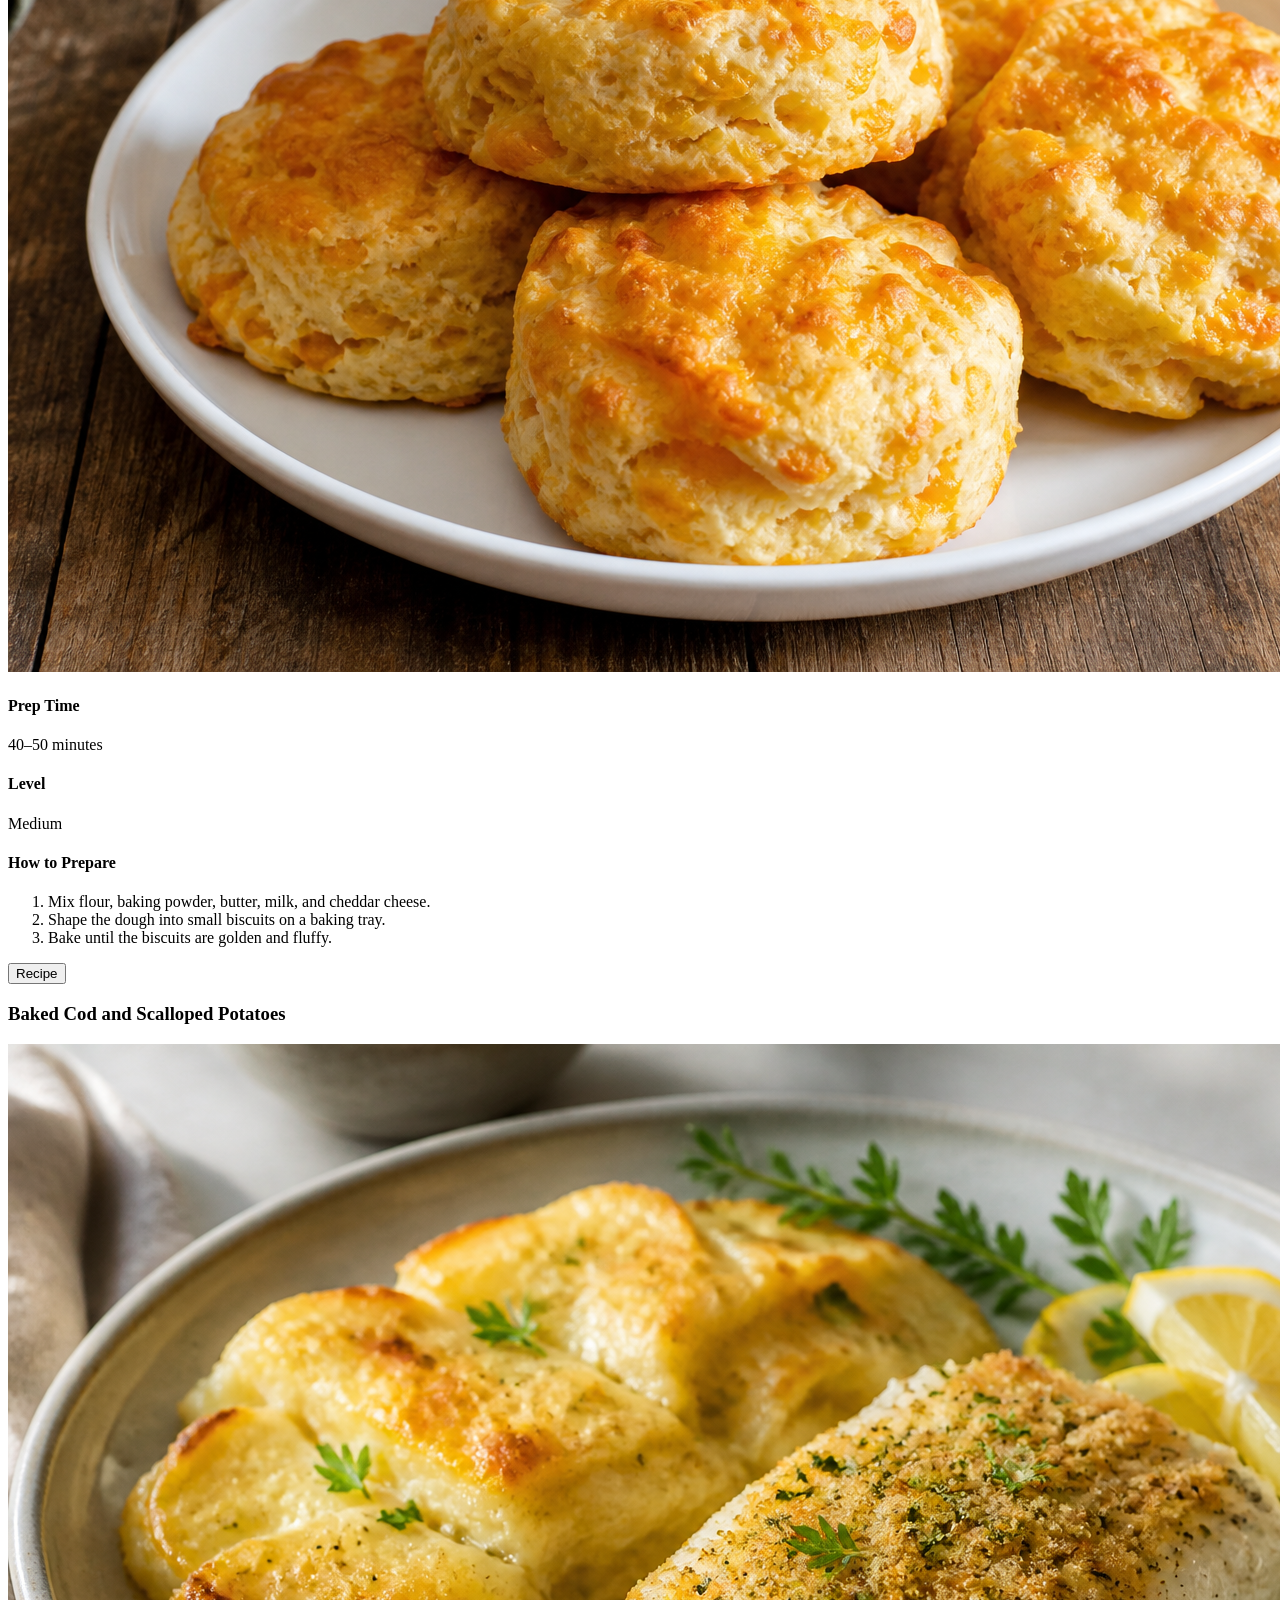
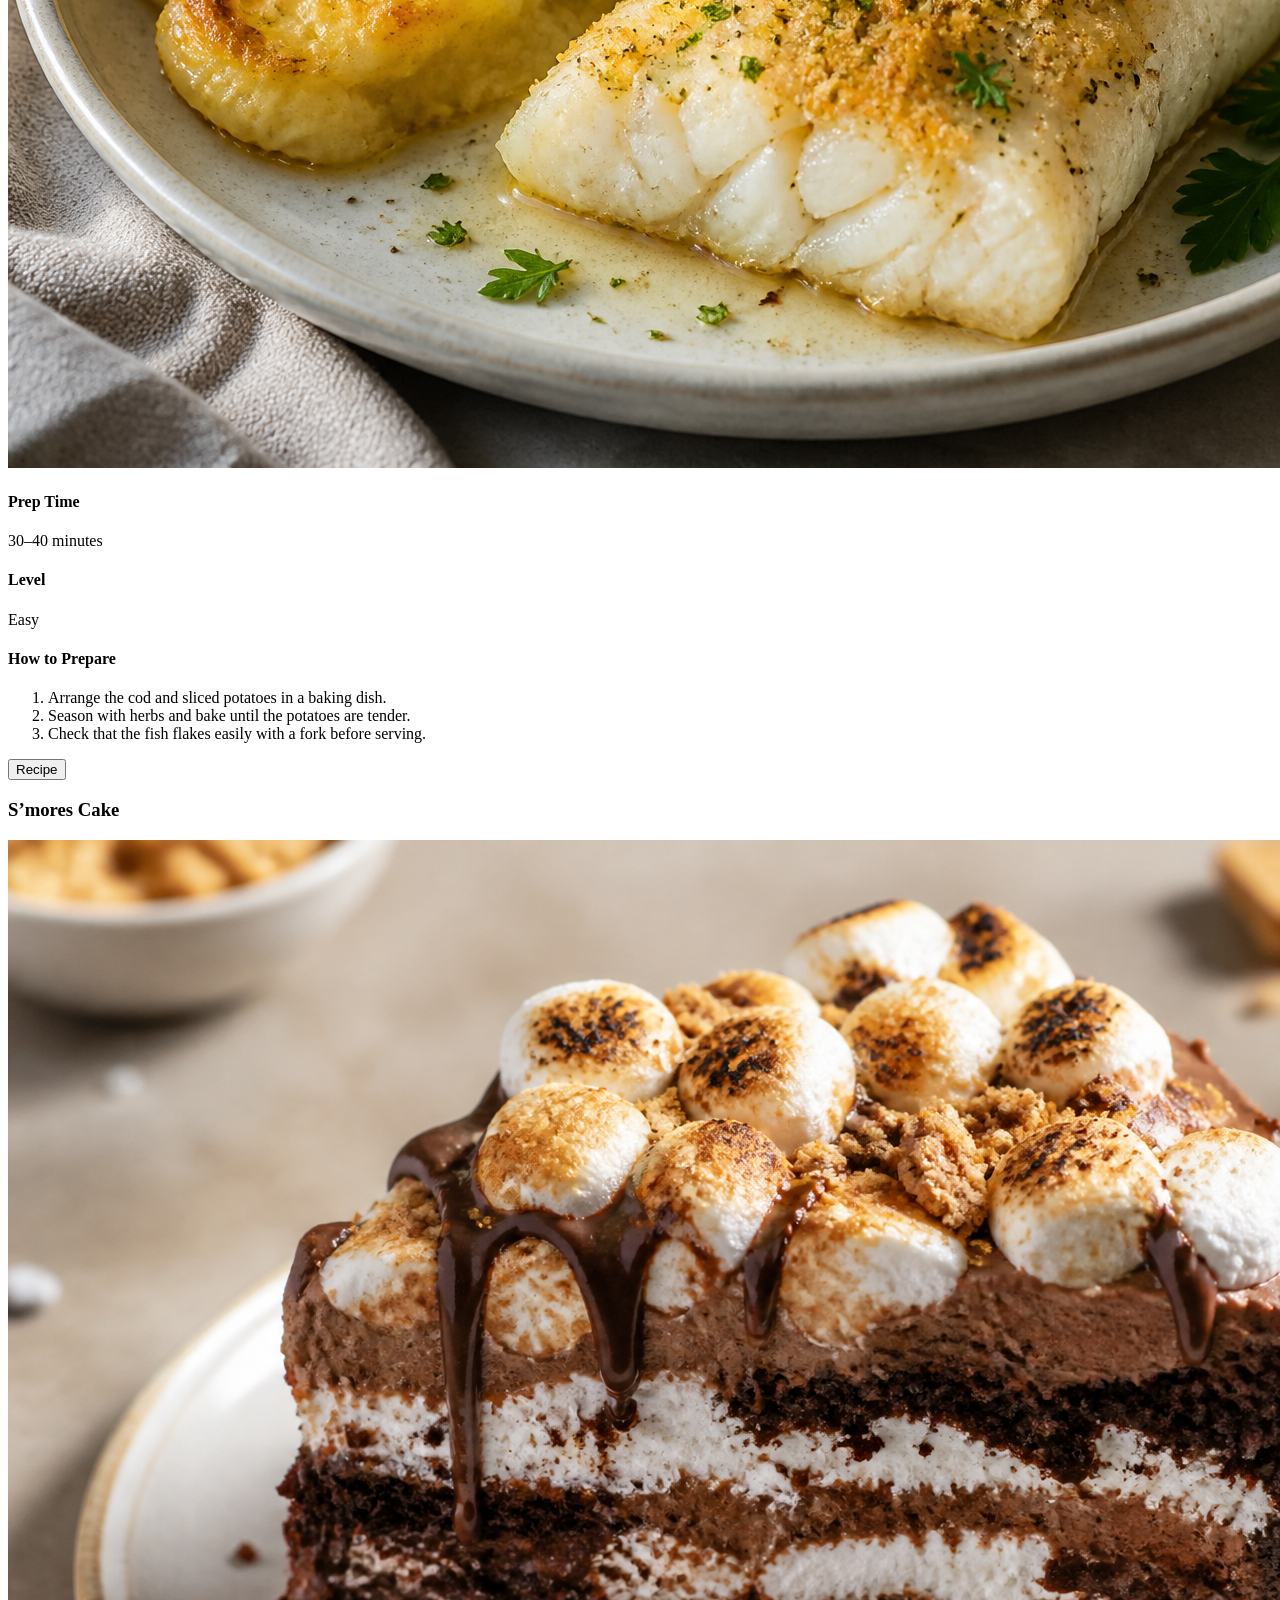
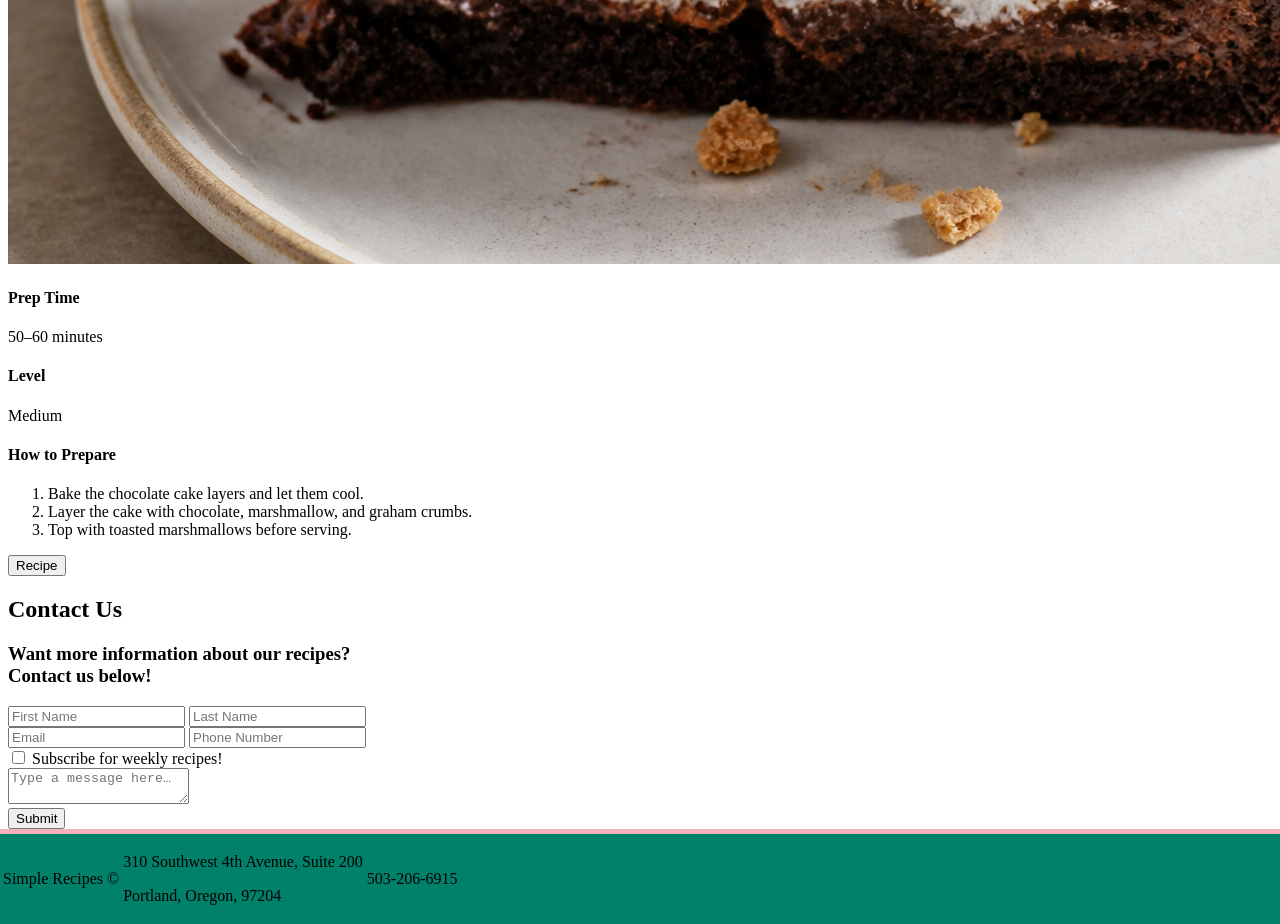
<file: Simple-Recipes/index.html>
<!DOCTYPE html>
<html lang="en">
<head>
  <meta charset="UTF-8">
  <meta name="viewport" content="width=device-width, initial-scale=1.0">
  <title>Simple Recipes</title>
  <link rel="stylesheet" href="CSS/style.css">
  <script src="JS/script.js" defer></script>
</head>
<body id="top">
  <!-- Navbar -->
  <nav class="nav-bar">
    <ul>
      <li><a href="#top">Home</a></li>
      <li><a href="#about">About Us</a></li>
      <li class="drop">
        <a href="#recipes">Recipes</a>
        <div class="rollover-menu">
          <a href="#feature">Featured Recipe</a>
          <a href="#pasta">Pasta</a>
          <a href="#chicken">Chicken</a>
          <a href="#pork">Pork</a>
          <a href="#biscuits">Biscuits</a>
          <a href="#fish">Fish</a>
          <a href="#dessert">Dessert</a>
        </div>
      </li>
      <li><a href="#contact">Contact</a></li>
    </ul>
  </nav>

  <!-- Header -->
  <header>
    <h1>Simple Recipes</h1>
  </header>

  <!-- About Us -->
  <section id="about">
    <h2>About Us</h2>
    <p>Simple Recipes is here to make everyday cooking easy, enjoyable, and delicious. We share approachable recipes for busy home cooks, from comforting family meals to quick desserts.</p>
    <p>Each recipe includes clear preparation steps, helpful timing, and a level of difficulty so you can cook with confidence.</p>
  </section>

  <!-- Recipes -->
  <section>
    <!-- Featured Recipe -->
    <div id="feature">
      <h2>Featured Recipe</h2>
      <div>
        <img src="images/skillet-pizza.png" alt="Deep dish skillet pizza">
      </div>
      <div>
        <h3>Deep Dish Skillet Pizza</h3>
        <h4>Prep Time</h4>
        <p>30–40 minutes</p>
        <h4>Level</h4>
        <p>Medium</p>
        <p>Make a warm, cheesy deep-dish pizza in one skillet. A crisp crust, savoury sauce, and your favourite toppings make this a simple meal for sharing.</p>
        <h4>How to Prepare</h4>
        <ol>
          <li>Heat the oven and prepare the pizza dough in an oven-safe skillet.</li>
          <li>Add tomato sauce, cheese, and your favourite toppings.</li>
          <li>Bake until the crust is golden and the cheese is bubbling.</li>
        </ol>
        <input type="button" value="Recipe">
      </div>
    </div>

    <!-- Recipe Cards -->
    <div id="recipes">
      <h2>Recipes</h2>

      <!-- Pasta -->
      <div id="pasta">
        <h3>Sausy Tortelloni Farm</h3>
        <div>
          <img src="images/tortelloni.png" alt="Tortelloni pasta dish">
        </div>
        <div>
          <h4>Prep Time</h4>
          <p>20–30 minutes</p>
          <h4>Level</h4>
          <p>Easy</p>
          <h4>How to Prepare</h4>
          <ol>
            <li>Cook the tortelloni in boiling water until tender.</li>
            <li>Warm your favourite pasta sauce in a pan.</li>
            <li>Mix the pasta with the sauce and serve with herbs or cheese.</li>
          </ol>
          <input type="button" value="Recipe">
        </div>
      </div>

      <!-- Chicken -->
      <div id="chicken">
        <h3>Mediterranean Chicken Thighs</h3>
        <div>
          <img src="images/chicken-thighs.png" alt="Mediterranean chicken thighs">
        </div>
        <div>
          <h4>Prep Time</h4>
          <p>20–30 minutes</p>
          <h4>Level</h4>
          <p>Easy</p>
          <h4>How to Prepare</h4>
          <ol>
            <li>Season the chicken thighs with herbs, salt, and pepper.</li>
            <li>Cook the chicken in a pan until browned and fully cooked.</li>
            <li>Add tomatoes and olives, then simmer briefly before serving.</li>
          </ol>
          <input type="button" value="Recipe">
        </div>
      </div>

      <!-- Pork -->
      <div id="pork">
        <h3>Crispy Pork Katsu and Rice</h3>
        <div>
          <img src="images/pork-katsu.png" alt="Crispy pork katsu with rice">
        </div>
        <div>
          <h4>Prep Time</h4>
          <p>20–30 minutes</p>
          <h4>Level</h4>
          <p>Medium</p>
          <h4>How to Prepare</h4>
          <ol>
            <li>Coat pork slices in flour, egg, and breadcrumbs.</li>
            <li>Fry until crisp, golden, and cooked through.</li>
            <li>Slice the pork and serve it with warm rice.</li>
          </ol>
          <input type="button" value="Recipe">
        </div>
      </div>

      <!-- Biscuits -->
      <div id="biscuits">
        <h3>Cheddar Cheese Biscuits</h3>
        <div>
          <img src="images/cheddar-biscuits.png" alt="Cheddar cheese biscuits">
        </div>
        <div>
          <h4>Prep Time</h4>
          <p>40–50 minutes</p>
          <h4>Level</h4>
          <p>Medium</p>
          <h4>How to Prepare</h4>
          <ol>
            <li>Mix flour, baking powder, butter, milk, and cheddar cheese.</li>
            <li>Shape the dough into small biscuits on a baking tray.</li>
            <li>Bake until the biscuits are golden and fluffy.</li>
          </ol>
          <input type="button" value="Recipe">
        </div>
      </div>

      <!-- Fish -->
      <div id="fish">
        <h3>Baked Cod and Scalloped Potatoes</h3>
        <div>
          <img src="images/baked-cod.png" alt="Baked cod with scalloped potatoes">
        </div>
        <div>
          <h4>Prep Time</h4>
          <p>30–40 minutes</p>
          <h4>Level</h4>
          <p>Easy</p>
          <h4>How to Prepare</h4>
          <ol>
            <li>Arrange the cod and sliced potatoes in a baking dish.</li>
            <li>Season with herbs and bake until the potatoes are tender.</li>
            <li>Check that the fish flakes easily with a fork before serving.</li>
          </ol>
          <input type="button" value="Recipe">
        </div>
      </div>

      <!-- Dessert -->
      <div id="dessert">
        <h3>S’mores Cake</h3>
        <div>
          <img src="images/smores.png" alt="S'mores cake">
        </div>
        <div>
          <h4>Prep Time</h4>
          <p>50–60 minutes</p>
          <h4>Level</h4>
          <p>Medium</p>
          <h4>How to Prepare</h4>
          <ol>
            <li>Bake the chocolate cake layers and let them cool.</li>
            <li>Layer the cake with chocolate, marshmallow, and graham crumbs.</li>
            <li>Top with toasted marshmallows before serving.</li>
          </ol>
          <input type="button" value="Recipe">
        </div>
      </div>
    </div>
  </section>

  <!-- Contact Form -->
  <section>
    <div id="contact">
      <h2>Contact Us</h2>
      <h3>Want more information about our recipes?<br>Contact us below!</h3>
      <form>
        <input type="text" placeholder="First Name">
        <input type="text" placeholder="Last Name"><br>
        <input type="email" placeholder="Email">
        <input type="tel" placeholder="Phone Number"><br>
        <input type="checkbox" id="subscription">
        <label for="subscription">Subscribe for weekly recipes!</label><br>
        <textarea placeholder="Type a message here…"></textarea><br>
        <input type="submit" value="Submit">
      </form>
    </div>
  </section>

  <!-- Footer -->
  <footer>
    <table>
      <tr>
        <td><p>Simple Recipes &copy;</p></td>
        <td>
          <p>310 Southwest 4th Avenue, Suite 200</p>
          <p>Portland, Oregon, 97204</p>
        </td>
        <td><p>503-206-6915</p></td>
      </tr>
    </table>
  </footer>
</body>
</html>
</file>
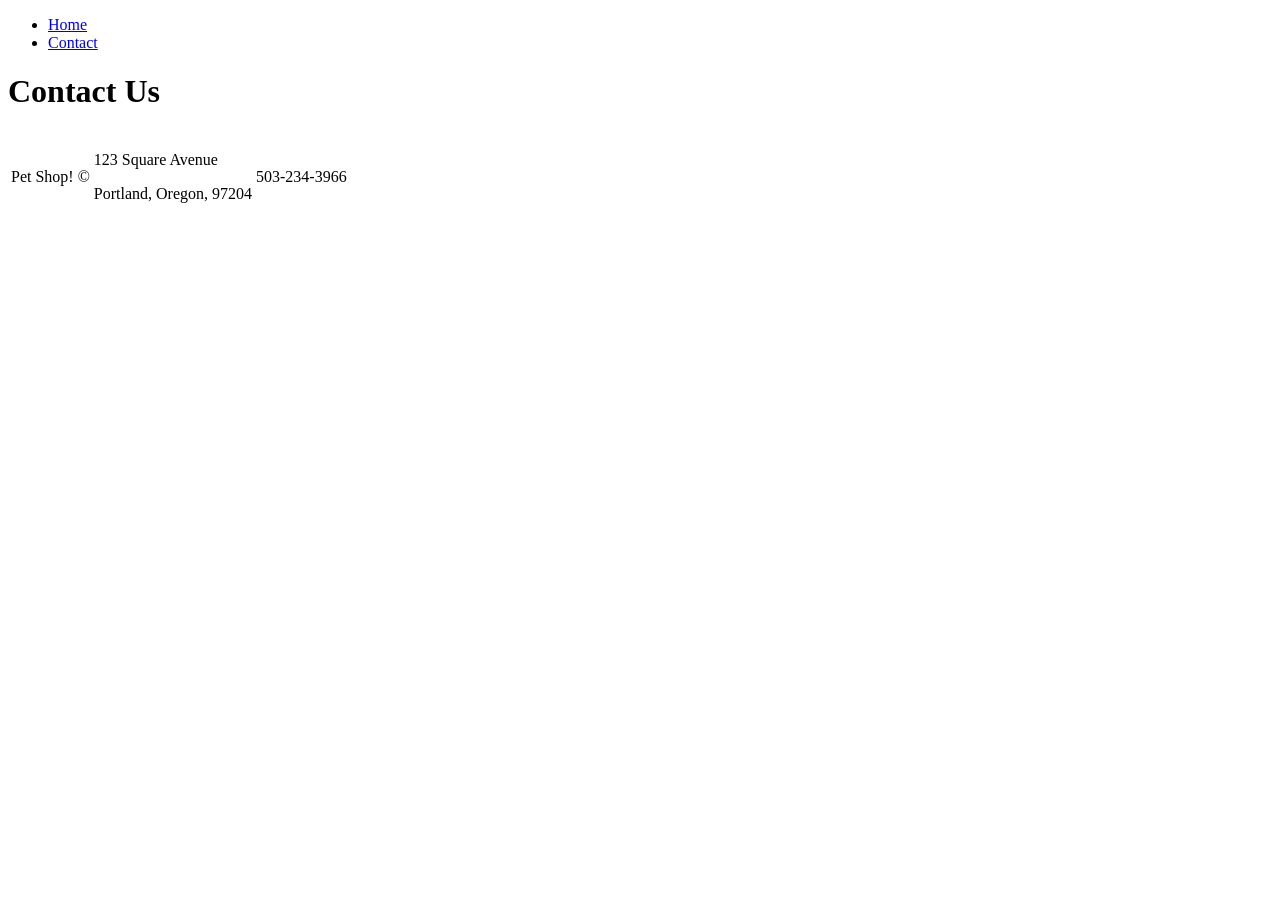
<file: The-Pet-Shop-Website/contact.html>
<!DOCTYPE html>
<html>
<head>
  <title>Contact Us</title>
  <meta charset="UTF-8">
</head>
<body>
  <!-- Navbar -->
  <nav>
    <ul>
      <li><a href="index.html">Home</a></li>
      <li><a href="contact.html">Contact</a></li>
    </ul>
  </nav>

  <!-- Header -->
  <header>
    <div>
      <h1>Contact Us</h1>
    </div>
  </header>

  <!-- Footer -->
  <footer>
    <table>
      <tr>
        <td>
          <p>Pet Shop! &copy;</p>
        </td>
        <td>
          <p>123 Square Avenue</p>
          <p>Portland, Oregon, 97204</p>
        </td>
        <td>
          <p>503-234-3966</p>
        </td>
      </tr>
    </table>
  </footer>
</body>
</html>
</file>
<file: style.css>
:root {
    --ink: #f7f7ff;
    --muted: #c8c7de;
    --night: #090817;
    --night-soft: #15132c;
    --violet: #9d7bff;
    --pink: #ff6fb1;
    --aqua: #69e6dc;
    --line: rgba(255, 255, 255, 0.14);
}

* {
    box-sizing: border-box;
}

html {
    scroll-behavior: smooth;
}

body {
    margin: 0;
    color: var(--ink);
    background: var(--night);
    font-family: "Segoe UI", Arial, sans-serif;
    line-height: 1.6;
}

a {
    color: inherit;
}

.hero {
    min-height: 100vh;
    position: relative;
    overflow: hidden;
    display: grid;
    align-content: space-between;
    padding: 0 clamp(1.25rem, 5vw, 5rem) 3rem;
    background:
        radial-gradient(circle at 80% 12%, rgba(255, 111, 177, 0.24), transparent 30%),
        radial-gradient(circle at 12% 70%, rgba(105, 230, 220, 0.18), transparent 28%),
        linear-gradient(135deg, #090817 0%, #17132f 55%, #25183c 100%);
}

.nav {
    display: flex;
    justify-content: space-between;
    align-items: center;
    min-height: 5rem;
    border-bottom: 1px solid var(--line);
}

.nav a {
    text-decoration: none;
    font-weight: 700;
}

.brand {
    letter-spacing: 0.18em;
    font-size: 1.2rem;
}

.brand span {
    color: var(--aqua);
}

.hero-content {
    width: min(760px, 100%);
    padding: 5rem 0 3rem;
    position: relative;
    z-index: 2;
}

.eyebrow {
    margin: 0 0 0.75rem;
    color: var(--aqua);
    text-transform: uppercase;
    letter-spacing: 0.16em;
    font-size: 0.78rem;
    font-weight: 800;
}

h1,
h2,
h3,
p {
    margin-top: 0;
}

h1 {
    margin-bottom: 1.5rem;
    font-size: clamp(3rem, 8vw, 7rem);
    line-height: 0.96;
    letter-spacing: -0.055em;
}

h2 {
    margin-bottom: 0.8rem;
    font-size: clamp(2.2rem, 5vw, 4.25rem);
    line-height: 1;
    letter-spacing: -0.04em;
}

.intro {
    max-width: 620px;
    color: var(--muted);
    font-size: 1.12rem;
}

.button,
#toggle-animation {
    display: inline-flex;
    align-items: center;
    justify-content: center;
    border: 0;
    border-radius: 999px;
    padding: 0.9rem 1.4rem;
    color: #0a0916;
    background: var(--aqua);
    font: inherit;
    font-weight: 800;
    text-decoration: none;
    cursor: pointer;
    transition: transform 180ms ease, box-shadow 180ms ease;
}

.button:hover,
#toggle-animation:hover {
    transform: translateY(-2px);
    box-shadow: 0 10px 30px rgba(105, 230, 220, 0.25);
}

.button:focus-visible,
#toggle-animation:focus-visible,
input:focus-visible,
a:focus-visible {
    outline: 3px solid var(--pink);
    outline-offset: 4px;
}

.animation-stage {
    height: 120px;
    position: relative;
    border-top: 1px solid var(--line);
    border-bottom: 1px solid var(--line);
}

#music-note {
    width: 70px;
    height: 70px;
    position: absolute;
    left: 0;
    top: 25px;
    display: grid;
    place-items: center;
    border-radius: 50%;
    color: var(--night);
    background: linear-gradient(135deg, var(--pink), var(--aqua));
    box-shadow: 0 0 40px rgba(157, 123, 255, 0.45);
    font-size: 2.4rem;
    font-weight: 900;
    will-change: transform;
}

main {
    background: var(--night);
}

.video-section,
.animation-section {
    width: min(1180px, calc(100% - 2.5rem));
    margin: 0 auto;
    padding: 7rem 0;
}

.section-heading {
    width: min(650px, 100%);
    margin-bottom: 2.5rem;
}

.section-heading > p:last-child,
.animation-section > div > p:last-child,
.video-details p {
    color: var(--muted);
}

.video-card {
    display: grid;
    grid-template-columns: minmax(0, 1.6fr) minmax(260px, 0.7fr);
    overflow: hidden;
    border: 1px solid var(--line);
    border-radius: 1.5rem;
    background: var(--night-soft);
    box-shadow: 0 24px 80px rgba(0, 0, 0, 0.28);
}

.video-frame {
    position: relative;
    min-height: 360px;
    padding-top: 56.25%;
    background: #000;
}

.video-frame iframe {
    width: 100%;
    height: 100%;
    position: absolute;
    inset: 0;
    border: 0;
}

.video-details {
    display: flex;
    flex-direction: column;
    justify-content: center;
    padding: clamp(1.5rem, 4vw, 3rem);
}

.video-details h3 {
    margin-bottom: 0.8rem;
    font-size: 1.75rem;
}

.pill {
    width: fit-content;
    margin-bottom: 1rem;
    border: 1px solid rgba(157, 123, 255, 0.6);
    border-radius: 999px;
    padding: 0.35rem 0.75rem;
    color: #d9ceff;
    background: rgba(157, 123, 255, 0.12);
    font-size: 0.78rem;
    font-weight: 700;
}

.animation-section {
    display: grid;
    grid-template-columns: 1fr minmax(280px, 0.6fr);
    gap: 4rem;
    align-items: center;
    border-top: 1px solid var(--line);
}

.controls {
    display: grid;
    gap: 1rem;
    padding: 1.5rem;
    border: 1px solid var(--line);
    border-radius: 1.25rem;
    background: var(--night-soft);
}

.controls label {
    color: var(--muted);
    font-size: 0.9rem;
    font-weight: 700;
}

.controls input {
    width: 100%;
    accent-color: var(--pink);
}

footer {
    padding: 2rem 1.25rem;
    color: var(--muted);
    text-align: center;
    border-top: 1px solid var(--line);
}

footer p {
    margin-bottom: 0;
}

@media (max-width: 800px) {
    .video-card,
    .animation-section {
        grid-template-columns: 1fr;
    }

    .video-frame {
        min-height: 0;
    }

    .animation-section {
        gap: 2rem;
    }
}

@media (prefers-reduced-motion: reduce) {
    html {
        scroll-behavior: auto;
    }

    .button,
    #toggle-animation {
        transition: none;
    }
}
</file>
<file: Academy-Cinemas/css/custom.css>
/* Passion One font imported from Google Fonts. */
@import url('https://fonts.googleapis.com/css2?family=Passion+One:wght@400&display=swap');
/* Yesteryear font imported from Google Fonts. */
@import url('https://fonts.googleapis.com/css2?family=Yesteryear&display=swap');

/* Creates global CSS variables that can be reused throughout the file. */
:root {
  --main-color: rgb(126, 133, 130);
  --main-accent-color: rgb(237, 192, 3);
  --transparent-main-color: rgba(126, 133, 130, 0.8);
  --secondary-color: rgba(128, 0, 0, 0.8);
  --accent-color: rgb(36, 36, 36);
  --accent-text-color: rgb(255, 255, 255);
  --main-font-family: 'Passion One', sans-serif;
  --secondary-font-family: 'Yesteryear', cursive;
}

/* Leaves space above bookmark destinations for the sticky desktop navigation bar. */
html {
  scroll-padding-top: 100px;
}

body {
  background-image: url("../images/theater-curtain.png");
  /* The first value fills the width; the second stretches the background vertically. */
  background-size: 100% 120%;
  background-attachment: fixed;
  /* Removes the left-to-right scrollbar. */
  overflow-x: hidden;
}

/* Navigation */
.navbar {
  background-color: var(--secondary-color);
  border-bottom: 5px solid rgb(98, 0, 0);
  height: 100px;
}

/* Academy Cinemas title in the navbar */
.navbar-brand {
  color: var(--main-accent-color);
  font-family: var(--main-font-family);
  font-size: 45px;
  padding-left: 30px;
}

.nav-link {
  color: var(--main-accent-color);
  font-family: var(--main-font-family);
  font-size: 35px;
}

/* Affects the hover state of navbar links. */
.nav-link:hover {
  color: var(--transparent-main-color);
  text-shadow: 0 0 3px rgba(237, 119, 3, 0.7);
}

/* Sets the color of a clicked or active navbar link. */
.nav-link:focus {
  color: var(--accent-text-color);
  text-shadow: 0 0 3px rgba(237, 119, 3, 0.7);
}

.navbar-expand-lg .navbar-nav .nav-link {
  padding-left: 1.5rem;
}

/* Movie dropdown menu */
/* Targets the dropdown containing the movie links. */
.dropdown-menu {
  border: none;
  /* Removes Bootstrap's thin border. */
  border-radius: 0;
  box-shadow: 0 0 16px 2px rgba(0, 0, 0, 0.5);
  background-color: var(--main-color);
  /* Removes Bootstrap's default top and bottom padding. */
  padding: 0;
}

.dropdown-item {
  color: var(--accent-color);
  font-family: var(--main-font-family);
  text-align: center;
  font-size: 30px;
  padding-top: 15px;
  padding-bottom: 20px;
  /* Padding helps center the text vertically. */
  border-bottom: 2px solid rgba(98, 52, 10, 0.6);
}

.dropdown-item:hover,
.dropdown-item:focus {
  color: var(--accent-text-color);
  background-color: var(--main-color);
}

/* Mobile menu */
.navbar-toggler {
  border: none;
  transition: 0.5s ease;
}

.navbar-toggler:focus {
  box-shadow: 0 0 0 var(--bs-navbar-toggler-focus-width) rgb(98, 0, 0);
  transition: 0.5s ease;
}

.navbar-toggler-icon {
  background-image: url("data:image/svg+xml,%3Csvg xmlns='http://www.w3.org/2000/svg' width='30' height='30' viewBox='0 0 30 30'%3E%3Cpath stroke='rgb(237,119,3)' stroke-linecap='round' stroke-miterlimit='10' stroke-width='2' d='M4 7h22M4 15h22M4 23h22'/%3E%3C/svg%3E");
}

/* Header image */
#header-image {
  padding-top: 150px;
}

/* General styling */
h1 {
  font-family: var(--main-font-family);
  color: var(--main-accent-color);
  text-shadow: 0 0 10px black;
  text-align: center;
  font-size: 100px;
}

/* Movie cards and movie section */
.container {
  padding: 100px;
}

h3 {
  font-family: var(--main-font-family);
  font-size: 50px;
}

h4 {
  font-family: var(--secondary-font-family);
  font-size: 25px;
}

h5 {
  font-family: var(--main-font-family);
  font-size: 30px;
}

.lead {
  font-weight: 600;
}

/* Changes the cursor from text selection to the default arrow over card text. */
h1, h3, h4, h5, p {
  cursor: default;
}

.card {
  border: 5px solid var(--main-color);
  border-radius: 5px;
  background-color: rgba(255, 255, 255, 0.9);
}

.card-body {
  padding-top: 30px;
  padding-left: 20px;
}

.spacer {
  padding-top: 50px;
}

img {
  border-radius: 5px;
}

/* Customized Bootstrap buttons */
/* Provides the main style for elements using Bootstrap's button class. */
.btn {
  background-color: var(--main-color);
  border-radius: 20px;
  margin-top: 5px;
  margin-bottom: 10px;
  padding-top: 10px;
  color: var(--accent-text-color);
  font-family: var(--main-font-family);
  font-size: 18px;
}

.btn:focus {
  /* Overrides Bootstrap's dark border after a button is clicked. */
  border-color: transparent;
  background-color: var(--main-color);
  color: var(--accent-text-color);
}

.btn:hover {
  border-color: transparent;
  background-color: var(--main-color);
  color: var(--accent-text-color);
}

/* Yellow buttons used in the Tickets and Contact sections. */
.yellow-button,
.yellow-button:hover,
.yellow-button:focus {
  background-color: var(--main-accent-color);
  padding: 20px;
  border-radius: 40px;
  font-size: 25px;
  color: var(--accent-text-color);
  width: 150px;
  margin-top: 20px;
  margin-bottom: 40px;
}

/* Ticket cards */
/* Specifically styles cards inside the Tickets section without changing movie cards. */
#tickets .card {
  padding: 40px;
  height: 250px;
  margin-right: 20px;
  background-color: white;
}

.form-select {
  font-family: var(--main-font-family);
  font-size: 20px;
  border: 3px solid var(--main-color);
  transition: border-color 0.5s ease-in;
}

.form-select:focus {
  border-color: var(--secondary-color);
  /* Overrides Bootstrap's default box shadow. */
  box-shadow: none;
  transition: border-color 0.5s ease-in;
}

/* Number-of-tickets input styling */
input[type="number"] {
  width: 70px;
  padding: 5px;
  border: 3px solid var(--main-color);
  border-radius: 5px;
  font-family: var(--main-font-family);
  font-size: 20px;
  transition: border-color 0.5s ease-in;
}

input[type="number"]:focus {
  border: 3px solid var(--secondary-color);
  transition: border-color 0.5s ease-in;
  /* Removes the outline created by the browser. */
  outline: none;
}

/* Contact Form styling */
.form-control {
  border: 3px solid var(--main-color);
  transition: 1s ease;
}

/* Overrides Bootstrap's form-control focus effect. */
.form-control:focus {
  color: #212529;
  border-color: var(--secondary-color);
  box-shadow: 0 0 0 0.25rem var(--main-color);
}

/* Positions the Contact form Submit button on the right side. */
#contact-submit {
  float: right;
}

/* Footer styling */
footer {
  border-top: 5px solid var(--main-color);
  background-color: rgba(0, 0, 0, 0.6);
  /* Negative side margins extend the footer to the page edges. */
  margin: 0 -15px 0 -15px;
}

.footer-text,
.footer-text:hover,
.footer-text:focus {
  font-family: var(--main-font-family);
  color: var(--accent-text-color);
  font-size: 30px;
  text-decoration: none;
}

/* Styles the footer image separately and overrides general image styling. */
.footer-image {
  width: auto;
  height: 130px;
}
</file>
<file: Academy-Cinemas/css/custom-css-media.css>
/* Responsive formula: 50px minimum, 100px maximum, 320px minimum viewport, 1920px maximum viewport. */
@media (min-width: 320px) {
  h1 {
    font-size: calc(50px + (100 - 50) * ((100vw - 320px) / (1920 - 320)));
  }

  h4 {
    font-size: calc(25px + (35 - 25) * ((100vw - 320px) / (1920 - 320)));
  }
}

/* Styles for the collapsed mobile navigation menu. */
@media (max-width: 990px) {
  .navbar-collapse {
    background-color: var(--secondary-color);
    border-bottom: 5px solid rgb(98, 0, 0);
    /* Removes overlap between the navbar and collapsed navigation area. */
    margin-top: 14px;
    margin-left: -15px;
    margin-right: -15px;
  }
}

@media (max-width: 1200px) {
  html {
    scroll-padding-top: 300px;
  }

  img {
    margin-bottom: 30px;
  }

  .container {
    padding: 50px;
  }
}
</file>
<file: Portfolio-Website/style.css>
:root {
    --ink: #102a2b;
    --ink-light: #315456;
    --paper: #f4f7f3;
    --white: #ffffff;
    --accent: #d38c4a;
    --accent-dark: #a85d24;
    --line: rgba(16, 42, 43, 0.14);
}

* { box-sizing: border-box; }

html { scroll-behavior: smooth; }

body {
    margin: 0;
    color: var(--ink);
    background: var(--paper);
    font-family: Arial, Helvetica, sans-serif;
    line-height: 1.6;
}

.site-header {
    position: sticky;
    top: 0;
    z-index: 10;
    display: flex;
    align-items: center;
    justify-content: space-between;
    padding: 1rem 7%;
    background: rgba(244, 247, 243, 0.96);
    border-bottom: 1px solid var(--line);
    backdrop-filter: blur(10px);
}

.brand {
    color: var(--ink);
    font-size: 1.45rem;
    font-weight: 800;
    letter-spacing: -0.08em;
    text-decoration: none;
}

.brand span { color: var(--accent); }

nav ul {
    display: flex;
    flex-wrap: wrap;
    gap: 1.2rem;
    margin: 0;
    padding: 0;
    list-style: none;
}

nav a {
    color: var(--ink);
    font-size: 0.95rem;
    font-weight: 700;
    text-decoration: none;
}

nav a:hover,
nav a:focus-visible { color: var(--accent-dark); }

.hero,
.section { padding: 6rem 7%; }

.hero {
    display: grid;
    grid-template-columns: minmax(0, 1.2fr) minmax(250px, 0.7fr);
    align-items: center;
    min-height: 76vh;
    gap: 3rem;
    overflow: hidden;
    background: radial-gradient(circle at 84% 20%, #d8ebe0, transparent 29%), var(--paper);
}

.hero-content { animation: slide-up 0.7s ease both; }

.eyebrow {
    margin: 0 0 0.8rem;
    color: var(--accent-dark);
    font-size: 0.78rem;
    font-weight: 800;
    letter-spacing: 0.14em;
    text-transform: uppercase;
}

h1,
h2,
h3 { line-height: 1.1; }

h1 {
    max-width: 850px;
    margin: 0;
    font-size: clamp(3.1rem, 8vw, 6.6rem);
    letter-spacing: -0.075em;
}

h1 span { color: var(--accent-dark); }

h2 {
    max-width: 650px;
    margin: 0 0 1.25rem;
    font-size: clamp(2.05rem, 4vw, 3.6rem);
    letter-spacing: -0.05em;
}

.intro,
.section > p { max-width: 660px; color: var(--ink-light); font-size: 1.1rem; }

.button {
    display: inline-block;
    width: fit-content;
    margin-top: 1rem;
    padding: 0.8rem 1.1rem;
    color: var(--white);
    background: var(--ink);
    border: 2px solid var(--ink);
    border-radius: 0.35rem;
    font: inherit;
    font-weight: 800;
    text-decoration: none;
    transition: transform 0.2s ease, background 0.2s ease, border-color 0.2s ease;
}

.button:hover,
.button:focus-visible { background: var(--accent-dark); border-color: var(--accent-dark); transform: translateY(-3px); }

.monogram {
    display: grid;
    width: min(100%, 370px);
    aspect-ratio: 1;
    place-items: center;
    justify-self: end;
    border: 14px solid var(--white);
    border-radius: 50%;
    color: var(--white);
    background: linear-gradient(135deg, var(--ink) 0 50%, var(--accent) 50%);
    box-shadow: 24px 24px 0 rgba(211, 140, 74, 0.23);
    animation: slide-up 0.7s 0.12s ease both;
}

.monogram span { font-size: clamp(3.5rem, 10vw, 6.5rem); font-weight: 800; letter-spacing: -0.11em; }

.section-light { background: var(--white); }

.skill-list {
    display: flex;
    flex-wrap: wrap;
    gap: 0.7rem;
    max-width: 700px;
    margin-top: 1.8rem;
}

.skill-list span {
    padding: 0.45rem 0.7rem;
    border: 1px solid var(--line);
    border-radius: 99px;
    background: var(--paper);
    color: var(--ink-light);
    font-weight: 700;
}

.project-grid {
    display: grid;
    grid-template-columns: repeat(2, minmax(0, 1fr));
    gap: 1.25rem;
    margin-top: 2rem;
}

.project-card {
    display: flex;
    min-height: 340px;
    flex-direction: column;
    padding: 1.6rem;
    background: var(--white);
    border: 1px solid var(--line);
    border-radius: 0.7rem;
    box-shadow: 0 10px 28px rgba(16, 42, 43, 0.06);
    transition: transform 0.25s ease, box-shadow 0.25s ease;
}

.project-card:hover { transform: translateY(-8px); box-shadow: 0 18px 38px rgba(16, 42, 43, 0.13); }
.project-card-featured { border-color: rgba(211, 140, 74, 0.6); }
.card-number { margin: 0; color: var(--accent-dark); font-weight: 800; }
.project-card h3 { margin: 1rem 0 0.75rem; font-size: 1.4rem; }
.project-card p { color: var(--ink-light); }
.assignment-label {
    margin: 0.65rem 0 0;
    color: var(--accent-dark) !important;
    font-size: 0.76rem;
    font-weight: 800;
    letter-spacing: 0.08em;
    text-transform: uppercase;
}
.tools { font-size: 0.88rem; font-weight: 800; }
.project-links {
    display: flex;
    flex-wrap: wrap;
    gap: 0.9rem;
    margin-top: auto;
    padding-top: 1rem;
}
.project-link {
    color: var(--accent-dark);
    font-size: 0.92rem;
    font-weight: 800;
    text-decoration-thickness: 2px;
    text-underline-offset: 0.22rem;
}
.project-link:hover,
.project-link:focus-visible { color: var(--ink); }
.project-link-muted { color: var(--ink-light); }

.profile-section { color: var(--white); background: var(--ink); }
.profile-section .eyebrow { color: #e7b784; }
.profile-section > p { color: #d5e2de; }
.profile-links { display: flex; flex-wrap: wrap; gap: 0.8rem; }
.button-secondary { background: var(--accent); border-color: var(--accent); }
.button-secondary:hover,
.button-secondary:focus-visible { background: transparent; border-color: var(--white); }
.button-outline { background: transparent; border-color: rgba(255, 255, 255, 0.72); }
.button-outline:hover,
.button-outline:focus-visible { color: var(--ink); background: var(--white); border-color: var(--white); }
.profile-note { margin-top: 1.4rem; font-size: 0.9rem; }

.contact-form {
    display: grid;
    max-width: 650px;
    gap: 0.5rem;
    margin-top: 2rem;
}

.contact-form label { font-weight: 800; }

.contact-form input,
.contact-form textarea {
    width: 100%;
    padding: 0.8rem;
    color: var(--ink);
    background: var(--paper);
    border: 1px solid var(--line);
    border-radius: 0.35rem;
    font: inherit;
}

.contact-form input:focus,
.contact-form textarea:focus {
    outline: 3px solid rgba(211, 140, 74, 0.3);
    border-color: var(--accent-dark);
}

.contact-form .button { cursor: pointer; }

footer { padding: 1.5rem 7%; color: #d5e2de; background: #081c1d; text-align: center; }
footer p { margin: 0; }

@keyframes slide-up {
    from { opacity: 0; transform: translateY(20px); }
    to { opacity: 1; transform: translateY(0); }
}

@media (max-width: 760px) {
    .site-header { gap: 1rem; padding: 1rem 5%; }
    nav ul { gap: 0.75rem; }
    nav a { font-size: 0.83rem; }
    .hero,
    .section { padding: 4.5rem 5%; }
    .hero { grid-template-columns: 1fr; }
    .monogram { width: min(100%, 300px); justify-self: center; }
    .project-grid { grid-template-columns: 1fr; }
}

@media (prefers-reduced-motion: reduce) {
    *,
    *::before,
    *::after {
        animation-duration: 0.01ms !important;
        scroll-behavior: auto !important;
        transition-duration: 0.01ms !important;
    }
}
</file>
<file: Simple-Recipes/CSS/style.css>
/* Import Josefin Slab from fonts.google.com. */
@import url('https://fonts.googleapis.com/css2?family=Josefin+Slab:wght@400;800&display=swap');

/* Prevents a horizontal scrollbar caused by the navbar's negative margins. */
html {
  overflow-x: hidden;
  /* Creates a smooth scrolling effect when bookmark links are clicked. */
  scroll-behavior: smooth;
}

/* Navbar */
.nav-bar {
  position: sticky;
  /* Keeps the sticky navbar at the top while the user scrolls. */
  top: 0;
  /* Makes the navbar scroll over the other page elements. */
  z-index: 9;
}

ul {
  /* Flex places the navigation items beside one another. */
  display: flex;
  /* Removes the default unordered-list styling and bullets. */
  list-style-type: none;
  align-items: center;
  /* Margin order is top, right, bottom, left; negative sides stretch the bar to the browser edges. */
  margin: -8px -8px 0 -8px;
  background-color: rgb(1, 128, 106);
  border-bottom: 5px solid rgb(247, 177, 188);
}

a {
  /* Displays anchor elements vertically on a new line so the dropdown menu is vertical. */
  display: block;
  font-family: 'Josefin Slab', serif;
  font-size: 25px;
  font-weight: 800;
  color: rgb(247, 177, 188);
  text-align: center;
  width: 100px;
  padding: 20px;
  text-decoration: none;
  transition: background-color 0.3s ease-in;
}

a:hover,
/* Keeps the Recipes link highlighted while its dropdown is open. */
.drop:hover > a {
  background-color: rgb(149, 238, 223);
  color: white;
  box-shadow: 0 8px 16px 0 rgba(0, 0, 0, 0.7);
  transition: background-color 0.3s ease-in;
}

/* Prevents the anchor links in this div from showing until otherwise specified. */
.rollover-menu {
  /* Absolute positions the div relative to its parent element. */
  display: none;
  position: absolute;
  z-index: 10;
  background-color: white;
  box-shadow: 0 8px 16px 0 rgba(0, 0, 0, 0.2);
}

/* Keeps the dropdown positioned directly under the Recipes item. */
.drop {
  position: relative;
}

/* Creates a trigger effect when the Recipes link is hovered, displaying its rollover-menu links. */
.drop:hover .rollover-menu {
  display: block;
}

.rollover-menu a {
  color: rgb(0, 80, 67);
}

.rollover-menu a:hover {
  background-color: rgb(149, 238, 223);
  color: white;
  box-shadow: 0 8px 16px 0 rgba(90, 90, 90, 0.2);
}

.rollover-menu a:first-child {
  border-top: 5px solid rgb(238, 118, 136);
}

/* Footer */
footer {
  /* Aligns nested HTML elements in the center. */
  align-items: center;
  /* Stretches the footer background beyond the browser edge, leaving no white space. */
  margin: 0 -8px -8px -8px;
  background-color: rgb(1, 128, 106);
  border-top: 5px solid rgb(247, 177, 188);
  /* Positions the footer at the bottom of the screen. */
  bottom: 0;
}
</file>
